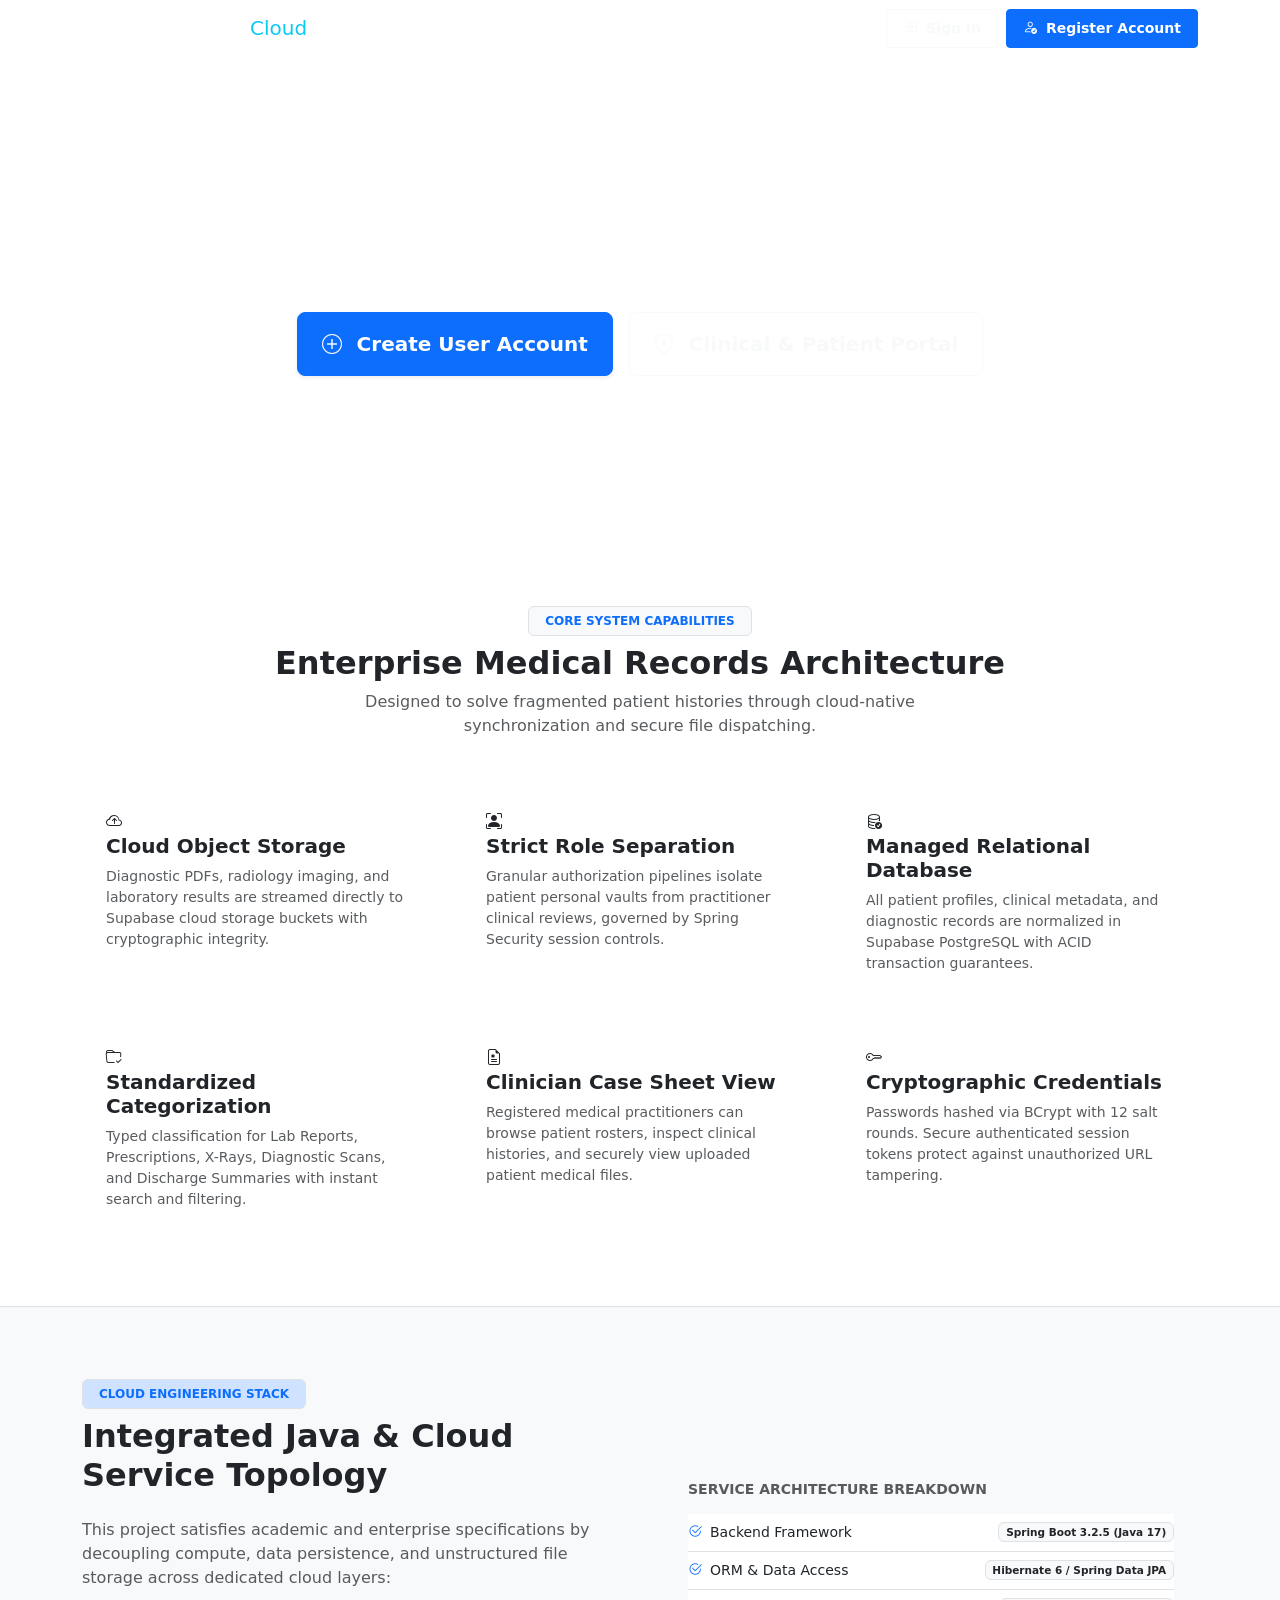
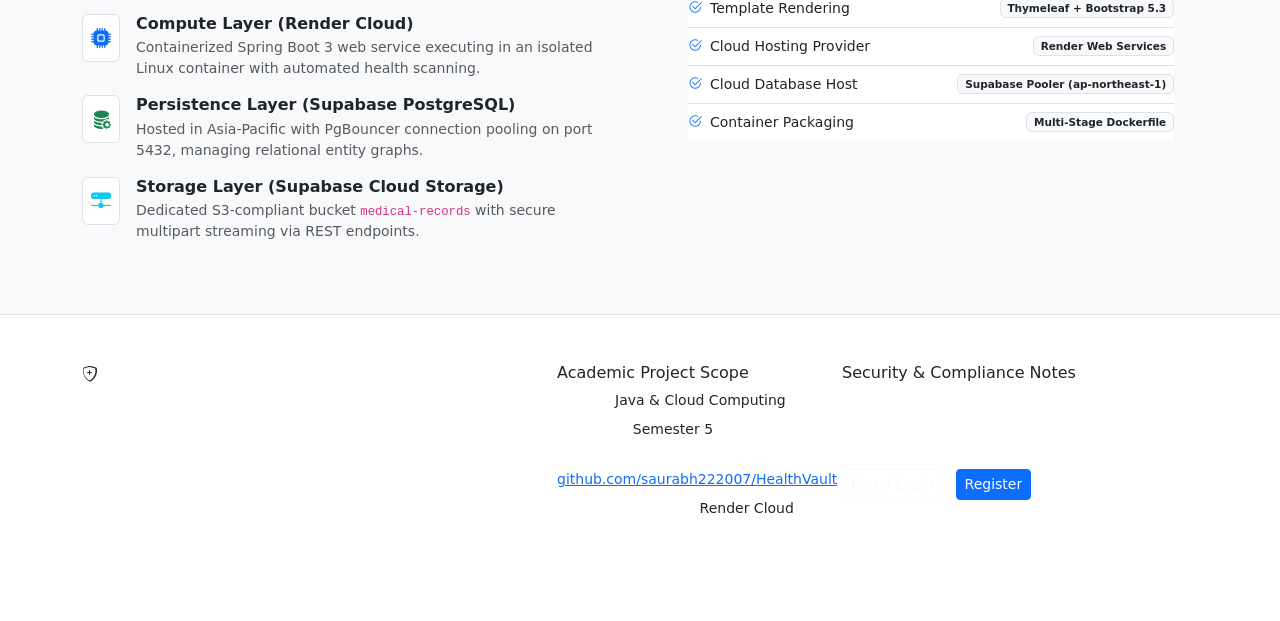
<file: src/main/resources/templates/index.html>
<!DOCTYPE html>
<html lang="en">
<head>
    <meta charset="UTF-8">
    <meta name="viewport" content="width=device-width, initial-scale=1.0">
    <title>HealthVault Cloud | Electronic Health Records & Cloud Repository</title>
    <link href="https://cdn.jsdelivr.net/npm/bootstrap@5.3.0/dist/css/bootstrap.min.css" rel="stylesheet">
    <link href="https://cdn.jsdelivr.net/npm/bootstrap-icons@1.11.3/font/bootstrap-icons.css" rel="stylesheet">
    <link rel="stylesheet" th:href="@{/css/style.css}">
</head>
<body>

<!-- Navigation Bar -->
<nav class="navbar navbar-expand-lg navbar-dark navbar-custom fixed-top">
    <div class="container">
        <a class="navbar-brand d-flex align-items-center gap-2 fw-bold" href="/">
            <span class="navbar-brand-icon"><i class="bi bi-shield-plus"></i></span>
            <span>HealthVault <span class="text-info fw-normal">Cloud</span></span>
        </a>
        <button class="navbar-toggler border-0" type="button" data-bs-toggle="collapse" data-bs-target="#navContent">
            <span class="navbar-toggler-icon"></span>
        </button>
        <div class="collapse navbar-collapse" id="navContent">
            <ul class="navbar-nav ms-auto align-items-lg-center gap-2">
                <li class="nav-item">
                    <a class="nav-link text-white-50 px-3" href="#features">Architecture</a>
                </li>
                <li class="nav-item">
                    <a class="nav-link text-white-50 px-3" href="#tech-specs">Technology</a>
                </li>
                <li class="nav-item">
                    <a class="nav-link text-white-50 px-3" href="#security">Security</a>
                </li>
                <li class="nav-item ms-lg-2">
                    <a href="/login" class="btn btn-outline-light btn-sm px-3 py-2 fw-semibold">
                        <i class="bi bi-box-arrow-in-right me-1"></i> Sign In
                    </a>
                </li>
                <li class="nav-item">
                    <a href="/register" class="btn btn-primary btn-sm px-3 py-2 fw-semibold">
                        <i class="bi bi-person-check me-1"></i> Register Account
                    </a>
                </li>
            </ul>
        </div>
    </div>
</nav>

<!-- Hero Section -->
<header class="hero-wrapper text-white">
    <div class="container position-relative">
        <div class="row justify-content-center text-center">
            <div class="col-lg-9">
                <div class="hero-pill">
                    <i class="bi bi-clouds-fill"></i>
                    <span>Cloud Computing & Java Enterprise Integration</span>
                </div>
                <h1 class="hero-title mb-4">
                    Secure Patient Health Records,<br>
                    <span>Engineered for Cloud Scale</span>
                </h1>
                <p class="lead text-white-50 mb-5 mx-auto" style="max-width: 740px;">
                    HealthVault Cloud provides centralized, encrypted storage for diagnostic reports, prescriptions,
                    and clinical imaging. Built on Spring Boot 3, PostgreSQL, and Cloud Object Storage to enforce
                    strict role-based medical data governance.
                </p>
                <div class="d-flex flex-wrap justify-content-center gap-3">
                    <a href="/register" class="btn btn-primary btn-lg px-4 py-3 fw-bold shadow-sm">
                        <i class="bi bi-plus-circle me-2"></i> Create User Account
                    </a>
                    <a href="/login" class="btn btn-outline-light btn-lg px-4 py-3 fw-semibold">
                        <i class="bi bi-shield-lock me-2"></i> Clinical & Patient Portal
                    </a>
                </div>

                <!-- Live Status Metrics -->
                <div class="row g-3 justify-content-center mt-5 pt-4 border-top border-white border-opacity-10 text-start">
                    <div class="col-md-3 col-6">
                        <div class="small text-white-50">Cloud Runtime</div>
                        <div class="fw-bold text-white fs-6">Render Container / Java 17</div>
                    </div>
                    <div class="col-md-3 col-6">
                        <div class="small text-white-50">Primary Database</div>
                        <div class="fw-bold text-white fs-6">PostgreSQL 15 (Supabase)</div>
                    </div>
                    <div class="col-md-3 col-6">
                        <div class="small text-white-50">Object Repository</div>
                        <div class="fw-bold text-white fs-6">S3-Compatible Cloud Storage</div>
                    </div>
                    <div class="col-md-3 col-6">
                        <div class="small text-white-50">Access Governance</div>
                        <div class="fw-bold text-white fs-6">Spring Security & RBAC</div>
                    </div>
                </div>
            </div>
        </div>
    </div>
</header>

<!-- System Features Grid -->
<section id="features" class="py-5 bg-white">
    <div class="container py-4">
        <div class="text-center mb-5">
            <span class="badge bg-light text-primary border px-3 py-2 text-uppercase fw-semibold mb-2">Core System Capabilities</span>
            <h2 class="fw-bold text-dark">Enterprise Medical Records Architecture</h2>
            <p class="text-muted mx-auto" style="max-width: 620px;">
                Designed to solve fragmented patient histories through cloud-native synchronization and secure file dispatching.
            </p>
        </div>

        <div class="row g-4">
            <div class="col-md-4">
                <div class="surface-card p-4 h-100">
                    <div class="feature-icon-box feature-icon-blue">
                        <i class="bi bi-cloud-arrow-up"></i>
                    </div>
                    <h5 class="fw-bold mb-2">Cloud Object Storage</h5>
                    <p class="text-muted small mb-0">
                        Diagnostic PDFs, radiology imaging, and laboratory results are streamed directly to Supabase cloud storage buckets with cryptographic integrity.
                    </p>
                </div>
            </div>

            <div class="col-md-4">
                <div class="surface-card p-4 h-100">
                    <div class="feature-icon-box feature-icon-teal">
                        <i class="bi bi-person-bounding-box"></i>
                    </div>
                    <h5 class="fw-bold mb-2">Strict Role Separation</h5>
                    <p class="text-muted small mb-0">
                        Granular authorization pipelines isolate patient personal vaults from practitioner clinical reviews, governed by Spring Security session controls.
                    </p>
                </div>
            </div>

            <div class="col-md-4">
                <div class="surface-card p-4 h-100">
                    <div class="feature-icon-box feature-icon-indigo">
                        <i class="bi bi-database-check"></i>
                    </div>
                    <h5 class="fw-bold mb-2">Managed Relational Database</h5>
                    <p class="text-muted small mb-0">
                        All patient profiles, clinical metadata, and diagnostic records are normalized in Supabase PostgreSQL with ACID transaction guarantees.
                    </p>
                </div>
            </div>

            <div class="col-md-4">
                <div class="surface-card p-4 h-100">
                    <div class="feature-icon-box feature-icon-purple">
                        <i class="bi bi-folder-check"></i>
                    </div>
                    <h5 class="fw-bold mb-2">Standardized Categorization</h5>
                    <p class="text-muted small mb-0">
                        Typed classification for Lab Reports, Prescriptions, X-Rays, Diagnostic Scans, and Discharge Summaries with instant search and filtering.
                    </p>
                </div>
            </div>

            <div class="col-md-4">
                <div class="surface-card p-4 h-100">
                    <div class="feature-icon-box feature-icon-emerald">
                        <i class="bi bi-file-earmark-medical"></i>
                    </div>
                    <h5 class="fw-bold mb-2">Clinician Case Sheet View</h5>
                    <p class="text-muted small mb-0">
                        Registered medical practitioners can browse patient rosters, inspect clinical histories, and securely view uploaded patient medical files.
                    </p>
                </div>
            </div>

            <div class="col-md-4">
                <div class="surface-card p-4 h-100">
                    <div class="feature-icon-box feature-icon-amber">
                        <i class="bi bi-key"></i>
                    </div>
                    <h5 class="fw-bold mb-2">Cryptographic Credentials</h5>
                    <p class="text-muted small mb-0">
                        Passwords hashed via BCrypt with 12 salt rounds. Secure authenticated session tokens protect against unauthorized URL tampering.
                    </p>
                </div>
            </div>
        </div>
    </div>
</section>

<!-- Technology Architecture Section -->
<section id="tech-specs" class="py-5 bg-light border-top border-bottom">
    <div class="container py-4">
        <div class="row align-items-center g-5">
            <div class="col-lg-6">
                <span class="badge bg-primary-subtle text-primary border px-3 py-2 text-uppercase fw-semibold mb-2">Cloud Engineering Stack</span>
                <h2 class="fw-bold text-dark mb-4">Integrated Java & Cloud Service Topology</h2>
                <p class="text-muted">
                    This project satisfies academic and enterprise specifications by decoupling compute, data persistence, and unstructured file storage across dedicated cloud layers:
                </p>
                <div class="d-flex flex-column gap-3 mt-4">
                    <div class="d-flex align-items-start gap-3">
                        <div class="p-2 bg-white rounded border text-primary"><i class="bi bi-cpu-fill fs-5"></i></div>
                        <div>
                            <h6 class="fw-bold mb-1">Compute Layer (Render Cloud)</h6>
                            <p class="text-muted small mb-0">Containerized Spring Boot 3 web service executing in an isolated Linux container with automated health scanning.</p>
                        </div>
                    </div>
                    <div class="d-flex align-items-start gap-3">
                        <div class="p-2 bg-white rounded border text-success"><i class="bi bi-database-fill-gear fs-5"></i></div>
                        <div>
                            <h6 class="fw-bold mb-1">Persistence Layer (Supabase PostgreSQL)</h6>
                            <p class="text-muted small mb-0">Hosted in Asia-Pacific with PgBouncer connection pooling on port 5432, managing relational entity graphs.</p>
                        </div>
                    </div>
                    <div class="d-flex align-items-start gap-3">
                        <div class="p-2 bg-white rounded border text-info"><i class="bi bi-hdd-network-fill fs-5"></i></div>
                        <div>
                            <h6 class="fw-bold mb-1">Storage Layer (Supabase Cloud Storage)</h6>
                            <p class="text-muted small mb-0">Dedicated S3-compliant bucket <code>medical-records</code> with secure multipart streaming via REST endpoints.</p>
                        </div>
                    </div>
                </div>
            </div>
            <div class="col-lg-6">
                <div class="surface-card p-4">
                    <h6 class="fw-bold text-uppercase text-muted small mb-3">Service Architecture Breakdown</h6>
                    <ul class="list-group list-group-flush small">
                        <li class="list-group-item d-flex justify-content-between align-items-center px-0">
                            <span><i class="bi bi-check2-circle text-primary me-2"></i>Backend Framework</span>
                            <span class="badge bg-light text-dark border">Spring Boot 3.2.5 (Java 17)</span>
                        </li>
                        <li class="list-group-item d-flex justify-content-between align-items-center px-0">
                            <span><i class="bi bi-check2-circle text-primary me-2"></i>ORM & Data Access</span>
                            <span class="badge bg-light text-dark border">Hibernate 6 / Spring Data JPA</span>
                        </li>
                        <li class="list-group-item d-flex justify-content-between align-items-center px-0">
                            <span><i class="bi bi-check2-circle text-primary me-2"></i>Template Rendering</span>
                            <span class="badge bg-light text-dark border">Thymeleaf + Bootstrap 5.3</span>
                        </li>
                        <li class="list-group-item d-flex justify-content-between align-items-center px-0">
                            <span><i class="bi bi-check2-circle text-primary me-2"></i>Cloud Hosting Provider</span>
                            <span class="badge bg-light text-dark border">Render Web Services</span>
                        </li>
                        <li class="list-group-item d-flex justify-content-between align-items-center px-0">
                            <span><i class="bi bi-check2-circle text-primary me-2"></i>Cloud Database Host</span>
                            <span class="badge bg-light text-dark border">Supabase Pooler (ap-northeast-1)</span>
                        </li>
                        <li class="list-group-item d-flex justify-content-between align-items-center px-0">
                            <span><i class="bi bi-check2-circle text-primary me-2"></i>Container Packaging</span>
                            <span class="badge bg-light text-dark border">Multi-Stage Dockerfile</span>
                        </li>
                    </ul>
                </div>
            </div>
        </div>
    </div>
</section>

<!-- Footer -->
<footer class="site-footer pt-5 pb-4">
    <div class="container">
        <div class="row g-4 mb-4">
            <div class="col-lg-5">
                <div class="d-flex align-items-center gap-2 mb-3">
                    <span class="navbar-brand-icon"><i class="bi bi-shield-plus"></i></span>
                    <h5 class="text-white mb-0 fw-bold">HealthVault Cloud</h5>
                </div>
                <p class="text-white-50 small pe-lg-4">
                    Integrated Academic Engineering Project demonstrating full-stack Java Programming and Cloud Computing architectural principles.
                </p>
                <div class="d-flex align-items-center text-white-50 small mt-3">
                    <span class="status-indicator-live"></span>
                    <span>Cloud Services Status: All Systems Operational</span>
                </div>
            </div>
            <div class="col-lg-3 col-6">
                <h6>Academic Project Scope</h6>
                <ul class="list-unstyled small d-flex flex-column gap-2">
                    <li><span class="text-white-50">Course:</span> Java & Cloud Computing</li>
                    <li><span class="text-white-50">Semester:</span> Semester 5</li>
                    <li><span class="text-white-50">Repository:</span> <a href="https://github.com/saurabh222007/HealthVault" target="_blank">github.com/saurabh222007/HealthVault</a></li>
                    <li><span class="text-white-50">Target Deployment:</span> Render Cloud</li>
                </ul>
            </div>
            <div class="col-lg-4 col-6">
                <h6>Security & Compliance Notes</h6>
                <p class="text-white-50 small">
                    Engineered with TLS in-transit encryption, BCrypt password hashing, parameter validation, and secure cloud storage bucket access controls.
                </p>
                <div class="mt-2">
                    <a href="/login" class="btn btn-outline-light btn-sm me-2">Portal Login</a>
                    <a href="/register" class="btn btn-primary btn-sm">Register</a>
                </div>
            </div>
        </div>
        <div class="border-top border-white border-opacity-10 pt-3 text-center small text-white-50">
            &copy; 2026 HealthVault Cloud. Developed and Deployed by Saurabh (saurabh222007). All rights reserved.
        </div>
    </div>
</footer>

<script src="https://cdn.jsdelivr.net/npm/bootstrap@5.3.0/dist/js/bootstrap.bundle.min.js"></script>
</body>
</html>
</file>
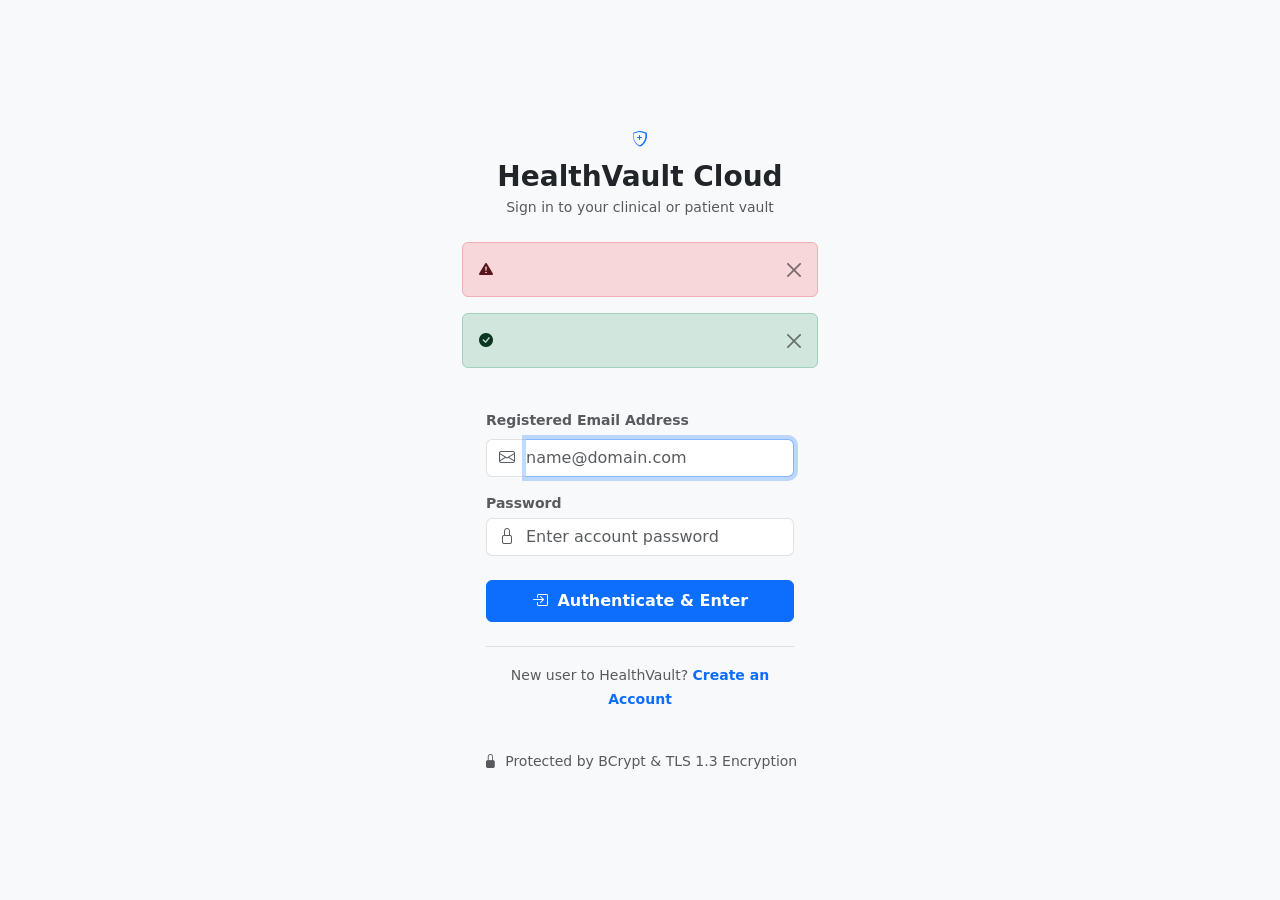
<file: src/main/resources/templates/login.html>
<!DOCTYPE html>
<html lang="en" xmlns:th="http://www.thymeleaf.org">
<head>
    <meta charset="UTF-8">
    <meta name="viewport" content="width=device-width, initial-scale=1.0">
    <title>Sign In | HealthVault Cloud Portal</title>
    <link href="https://cdn.jsdelivr.net/npm/bootstrap@5.3.0/dist/css/bootstrap.min.css" rel="stylesheet">
    <link href="https://cdn.jsdelivr.net/npm/bootstrap-icons@1.11.3/font/bootstrap-icons.css" rel="stylesheet">
    <link rel="stylesheet" th:href="@{/css/style.css}">
</head>
<body class="bg-light d-flex align-items-center min-vh-100 py-5">

<div class="container">
    <div class="row justify-content-center">
        <div class="col-md-5 col-lg-4">

            <!-- Brand Header -->
            <div class="text-center mb-4">
                <a href="/" class="text-decoration-none">
                    <span class="navbar-brand-icon mb-2"><i class="bi bi-shield-plus"></i></span>
                    <h3 class="fw-bold text-dark mt-2 mb-1">HealthVault Cloud</h3>
                </a>
                <p class="text-muted small">Sign in to your clinical or patient vault</p>
            </div>

            <!-- Alerts -->
            <div th:if="${errorMsg}" class="alert alert-danger alert-dismissible fade show small" role="alert">
                <i class="bi bi-exclamation-triangle-fill me-2"></i>
                <span th:text="${errorMsg}"></span>
                <button type="button" class="btn-close" data-bs-dismiss="alert"></button>
            </div>
            <div th:if="${successMsg}" class="alert alert-success alert-dismissible fade show small" role="alert">
                <i class="bi bi-check-circle-fill me-2"></i>
                <span th:text="${successMsg}"></span>
                <button type="button" class="btn-close" data-bs-dismiss="alert"></button>
            </div>

            <!-- Card -->
            <div class="surface-card p-4">
                <form th:action="@{/login}" method="post">
                    <div class="mb-3">
                        <label class="form-label small fw-semibold text-muted">Registered Email Address</label>
                        <div class="input-group">
                            <span class="input-group-text bg-white border-end-0 text-muted"><i class="bi bi-envelope"></i></span>
                            <input type="email" name="email" class="form-control border-start-0 ps-0"
                                   placeholder="name@domain.com" required autofocus>
                        </div>
                    </div>
                    <div class="mb-4">
                        <div class="d-flex justify-content-between align-items-center mb-1">
                            <label class="form-label small fw-semibold text-muted mb-0">Password</label>
                        </div>
                        <div class="input-group">
                            <span class="input-group-text bg-white border-end-0 text-muted"><i class="bi bi-lock"></i></span>
                            <input type="password" name="password" class="form-control border-start-0 ps-0"
                                   placeholder="Enter account password" required>
                        </div>
                    </div>
                    <button type="submit" class="btn btn-primary w-100 py-2 fw-semibold">
                        <i class="bi bi-box-arrow-in-right me-1"></i> Authenticate & Enter
                    </button>
                </form>

                <div class="border-top pt-3 mt-4 text-center">
                    <small class="text-muted">
                        New user to HealthVault?
                        <a href="/register" class="text-primary fw-semibold text-decoration-none">Create an Account</a>
                    </small>
                </div>
            </div>

            <div class="text-center mt-3 text-muted small">
                <i class="bi bi-lock-fill me-1"></i> Protected by BCrypt & TLS 1.3 Encryption
            </div>
        </div>
    </div>
</div>

<script src="https://cdn.jsdelivr.net/npm/bootstrap@5.3.0/dist/js/bootstrap.bundle.min.js"></script>
</body>
</html>
</file>
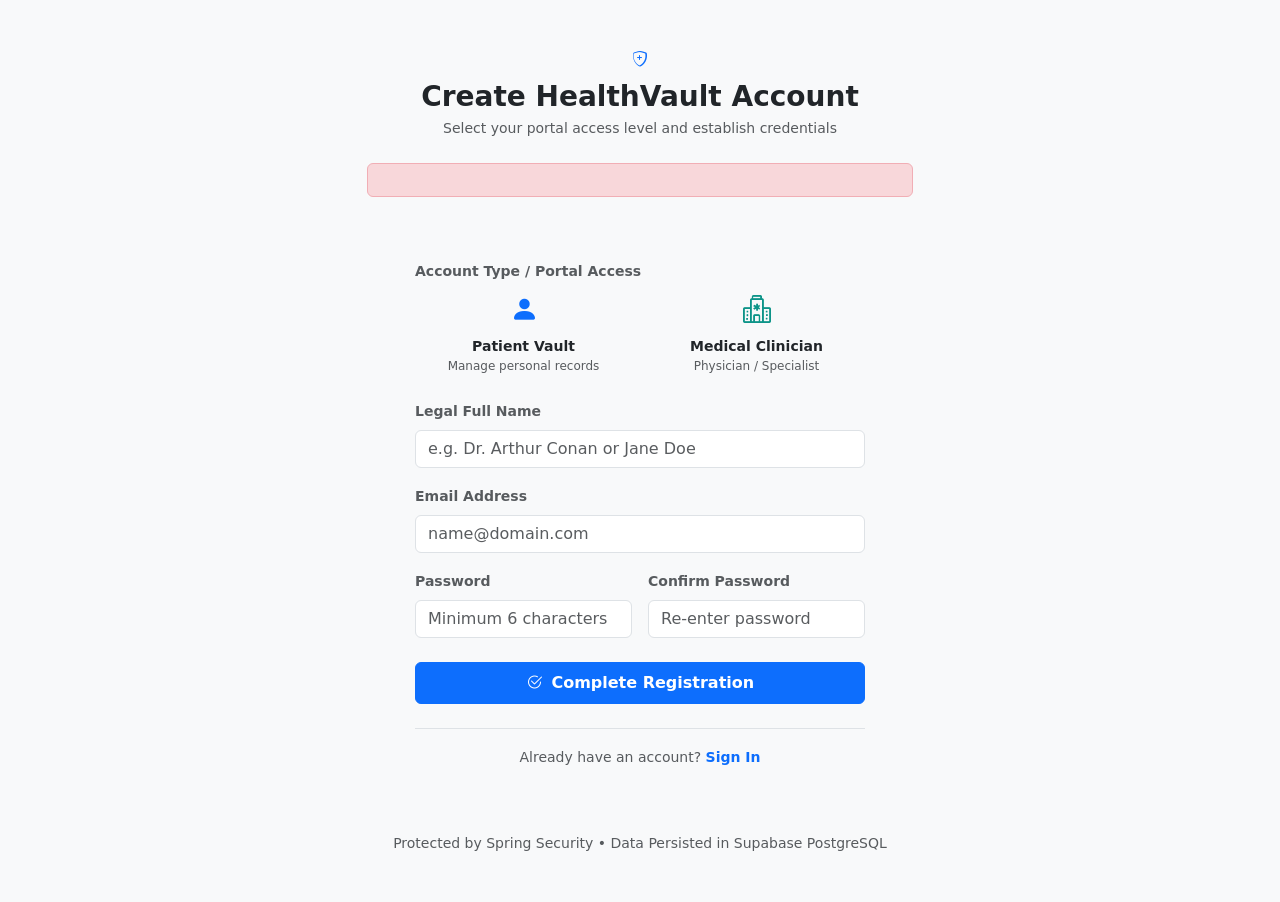
<file: src/main/resources/templates/register.html>
<!DOCTYPE html>
<html lang="en" xmlns:th="http://www.thymeleaf.org">
<head>
    <meta charset="UTF-8">
    <meta name="viewport" content="width=device-width, initial-scale=1.0">
    <title>Register Account | HealthVault Cloud</title>
    <link href="https://cdn.jsdelivr.net/npm/bootstrap@5.3.0/dist/css/bootstrap.min.css" rel="stylesheet">
    <link href="https://cdn.jsdelivr.net/npm/bootstrap-icons@1.11.3/font/bootstrap-icons.css" rel="stylesheet">
    <link rel="stylesheet" th:href="@{/css/style.css}">
</head>
<body class="bg-light d-flex align-items-center min-vh-100 py-5">

<div class="container">
    <div class="row justify-content-center">
        <div class="col-md-7 col-lg-6">

            <!-- Brand Header -->
            <div class="text-center mb-4">
                <a href="/" class="text-decoration-none">
                    <span class="navbar-brand-icon mb-2"><i class="bi bi-shield-plus"></i></span>
                    <h3 class="fw-bold text-dark mt-2 mb-1">Create HealthVault Account</h3>
                </a>
                <p class="text-muted small">Select your portal access level and establish credentials</p>
            </div>

            <!-- Alerts -->
            <div th:if="${errorMsg}" class="alert alert-danger small" th:text="${errorMsg}"></div>

            <!-- Card -->
            <div class="surface-card p-4 p-md-5">
                <form th:action="@{/register}" th:object="${registerRequest}" method="post">

                    <!-- Role Selection Cards -->
                    <label class="form-label small fw-semibold text-muted d-block mb-2">Account Type / Portal Access</label>
                    <div class="row g-3 mb-4">
                        <div class="col-6">
                            <input class="d-none role-select-input" type="radio"
                                   th:field="*{role}" value="PATIENT" id="rolePatient">
                            <label class="role-select-card h-100 d-block text-center" for="rolePatient">
                                <i class="bi bi-person-fill text-primary fs-3 d-block mb-1"></i>
                                <span class="fw-bold d-block small">Patient Vault</span>
                                <span class="text-muted small d-block" style="font-size: 0.75rem;">Manage personal records</span>
                            </label>
                        </div>
                        <div class="col-6">
                            <input class="d-none role-select-input" type="radio"
                                   th:field="*{role}" value="DOCTOR" id="roleDoctor">
                            <label class="role-select-card h-100 d-block text-center" for="roleDoctor">
                                <i class="bi bi-hospital text-teal fs-3 d-block mb-1" style="color: #0d9488;"></i>
                                <span class="fw-bold d-block small">Medical Clinician</span>
                                <span class="text-muted small d-block" style="font-size: 0.75rem;">Physician / Specialist</span>
                            </label>
                        </div>
                    </div>
                    <div class="text-danger small mb-3" th:errors="*{role}"></div>

                    <div class="mb-3">
                        <label class="form-label small fw-semibold text-muted">Legal Full Name</label>
                        <input type="text" th:field="*{fullName}" class="form-control"
                               th:classappend="${#fields.hasErrors('fullName')} ? 'is-invalid'"
                               placeholder="e.g. Dr. Arthur Conan or Jane Doe">
                        <div class="invalid-feedback" th:errors="*{fullName}"></div>
                    </div>

                    <div class="mb-3">
                        <label class="form-label small fw-semibold text-muted">Email Address</label>
                        <input type="email" th:field="*{email}" class="form-control"
                               th:classappend="${#fields.hasErrors('email')} ? 'is-invalid'"
                               placeholder="name@domain.com">
                        <div class="invalid-feedback" th:errors="*{email}"></div>
                    </div>

                    <div class="row g-3 mb-4">
                        <div class="col-md-6">
                            <label class="form-label small fw-semibold text-muted">Password</label>
                            <input type="password" th:field="*{password}" class="form-control"
                                   th:classappend="${#fields.hasErrors('password')} ? 'is-invalid'"
                                   placeholder="Minimum 6 characters">
                            <div class="invalid-feedback" th:errors="*{password}"></div>
                        </div>
                        <div class="col-md-6">
                            <label class="form-label small fw-semibold text-muted">Confirm Password</label>
                            <input type="password" th:field="*{confirmPassword}" class="form-control"
                                   placeholder="Re-enter password">
                        </div>
                    </div>

                    <button type="submit" class="btn btn-primary w-100 py-2 fw-semibold">
                        <i class="bi bi-check2-circle me-1"></i> Complete Registration
                    </button>
                </form>

                <div class="border-top pt-3 mt-4 text-center">
                    <small class="text-muted">
                        Already have an account?
                        <a href="/login" class="text-primary fw-semibold text-decoration-none">Sign In</a>
                    </small>
                </div>
            </div>

            <div class="text-center mt-3 text-muted small">
                Protected by Spring Security • Data Persisted in Supabase PostgreSQL
            </div>
        </div>
    </div>
</div>

<script src="https://cdn.jsdelivr.net/npm/bootstrap@5.3.0/dist/js/bootstrap.bundle.min.js"></script>
</body>
</html>
</file>
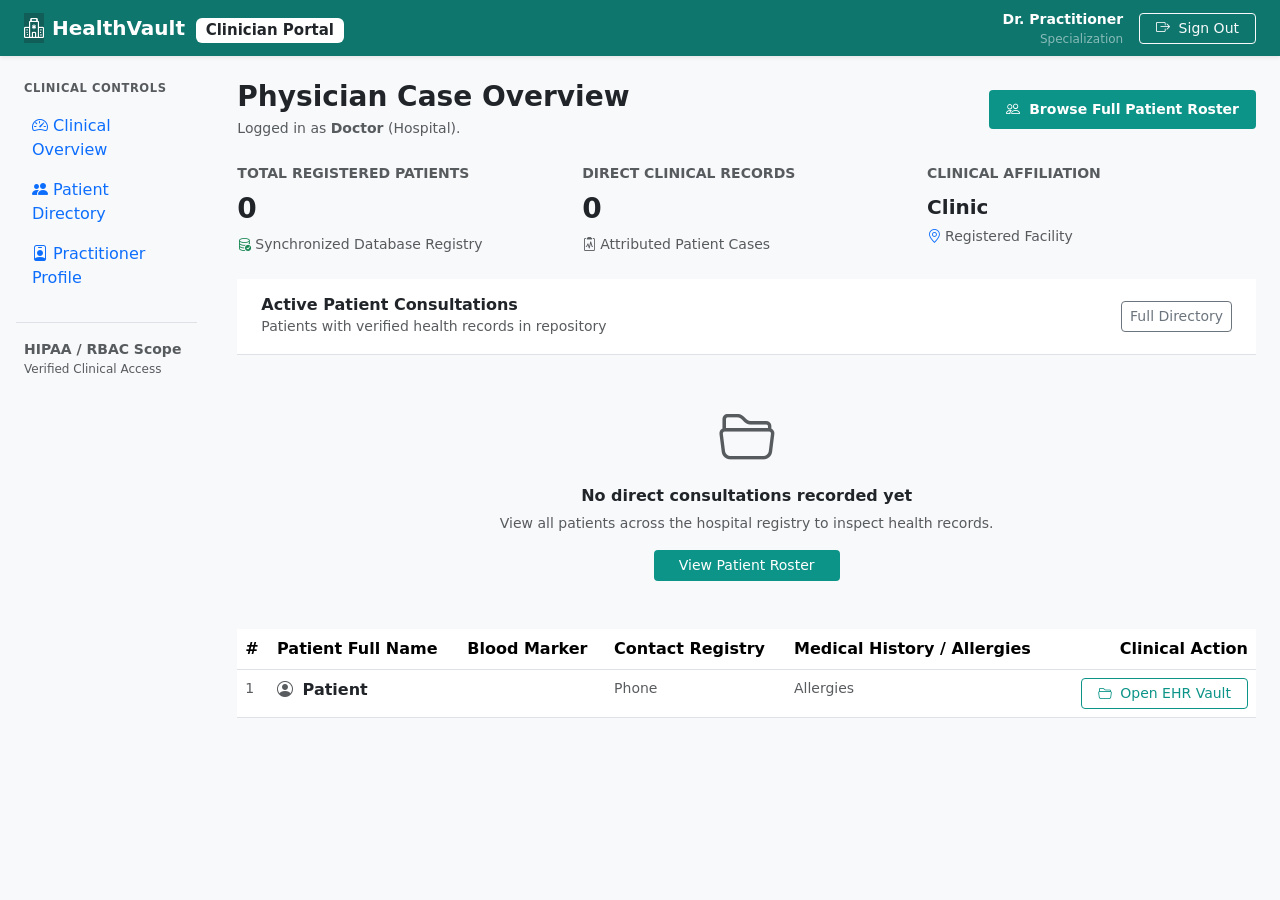
<file: src/main/resources/templates/doctor/dashboard.html>
<!DOCTYPE html>
<html lang="en" xmlns:th="http://www.thymeleaf.org">
<head>
    <meta charset="UTF-8">
    <meta name="viewport" content="width=device-width, initial-scale=1.0">
    <title>Doctor Portal | HealthVault Cloud</title>
    <link href="https://cdn.jsdelivr.net/npm/bootstrap@5.3.0/dist/css/bootstrap.min.css" rel="stylesheet">
    <link href="https://cdn.jsdelivr.net/npm/bootstrap-icons@1.11.3/font/bootstrap-icons.css" rel="stylesheet">
    <link rel="stylesheet" th:href="@{/css/style.css}">
</head>
<body class="bg-light">

<!-- Top Navigation -->
<nav class="navbar navbar-expand-lg navbar-dark shadow-sm sticky-top" style="background: #0f766e;">
    <div class="container-fluid px-4">
        <a class="navbar-brand d-flex align-items-center gap-2 fw-bold" href="/doctor/dashboard">
            <span class="navbar-brand-icon" style="background: #115e59;"><i class="bi bi-hospital"></i></span>
            <span>HealthVault <span class="badge bg-white text-dark ms-1 small">Clinician Portal</span></span>
        </a>
        <div class="ms-auto d-flex align-items-center gap-3">
            <div class="d-none d-md-block text-end">
                <div class="fw-semibold text-white small" th:text="${doctor.user.fullName}">Dr. Practitioner</div>
                <div class="text-white-50" style="font-size: 0.75rem;" th:text="${doctor.specialization != null ? doctor.specialization : 'General Practitioner'}">Specialization</div>
            </div>
            <a href="/logout" class="btn btn-outline-light btn-sm px-3">
                <i class="bi bi-box-arrow-right me-1"></i> Sign Out
            </a>
        </div>
    </div>
</nav>

<div class="container-fluid">
    <div class="row">

        <!-- Sidebar -->
        <nav class="col-md-3 col-lg-2 d-none d-md-block app-sidebar app-sidebar-doctor py-4 px-3">
            <div class="text-uppercase text-muted fw-bold mb-2 ps-2" style="font-size: 0.72rem; letter-spacing: 0.05em;">Clinical Controls</div>
            <ul class="nav flex-column">
                <li class="nav-item">
                    <a class="nav-link active" href="/doctor/dashboard">
                        <i class="bi bi-speedometer2"></i> Clinical Overview
                    </a>
                </li>
                <li class="nav-item">
                    <a class="nav-link" href="/doctor/patients">
                        <i class="bi bi-people-fill"></i> Patient Directory
                    </a>
                </li>
                <li class="nav-item">
                    <a class="nav-link" href="/doctor/profile">
                        <i class="bi bi-person-badge"></i> Practitioner Profile
                    </a>
                </li>
            </ul>

            <div class="border-top pt-3 mt-4 ps-2">
                <div class="small text-muted fw-semibold">HIPAA / RBAC Scope</div>
                <div class="small text-muted" style="font-size: 0.75rem;">Verified Clinical Access</div>
            </div>
        </nav>

        <!-- Main Workspace -->
        <main class="col-md-9 ms-sm-auto col-lg-10 px-md-4 py-4">

            <!-- Header -->
            <div class="d-flex flex-wrap justify-content-between align-items-center mb-4 gap-3">
                <div>
                    <h3 class="fw-bold mb-1">
                        Physician Case Overview
                    </h3>
                    <p class="text-muted small mb-0">
                        Logged in as <strong th:text="${doctor.user.fullName}">Doctor</strong> (<span th:text="${doctor.hospitalName != null ? doctor.hospitalName : 'Independent Practice'}">Hospital</span>).
                    </p>
                </div>
                <a href="/doctor/patients" class="btn btn-teal text-white btn-sm px-3 py-2 fw-semibold" style="background: #0d9488;">
                    <i class="bi bi-people me-1"></i> Browse Full Patient Roster
                </a>
            </div>

            <!-- Stats -->
            <div class="row g-3 mb-4">
                <div class="col-md-4 col-12">
                    <div class="stat-card-pro doctor">
                        <div class="text-muted small fw-semibold text-uppercase">Total Registered Patients</div>
                        <div class="fs-3 fw-bold text-dark mt-1" th:text="${totalPatients}">0</div>
                        <div class="small text-muted mt-1"><i class="bi bi-database-check text-success me-1"></i>Synchronized Database Registry</div>
                    </div>
                </div>
                <div class="col-md-4 col-12">
                    <div class="stat-card-pro doctor">
                        <div class="text-muted small fw-semibold text-uppercase">Direct Clinical Records</div>
                        <div class="fs-3 fw-bold text-dark mt-1" th:text="${myPatients.size()}">0</div>
                        <div class="small text-muted mt-1"><i class="bi bi-clipboard2-pulse text-teal me-1"></i>Attributed Patient Cases</div>
                    </div>
                </div>
                <div class="col-md-4 col-12">
                    <div class="stat-card-pro doctor">
                        <div class="text-muted small fw-semibold text-uppercase">Clinical Affiliation</div>
                        <div class="fs-5 fw-bold text-dark mt-2 text-truncate" th:text="${doctor.hospitalName != null && !doctor.hospitalName.empty ? doctor.hospitalName : 'Unassigned Hospital'}">Clinic</div>
                        <div class="small text-muted mt-1"><i class="bi bi-geo-alt text-primary me-1"></i>Registered Facility</div>
                    </div>
                </div>
            </div>

            <!-- Patient Records Table -->
            <div class="surface-card">
                <div class="card-header bg-white border-bottom px-4 py-3 d-flex justify-content-between align-items-center">
                    <div>
                        <h6 class="fw-bold mb-0">Active Patient Consultations</h6>
                        <small class="text-muted">Patients with verified health records in repository</small>
                    </div>
                    <a href="/doctor/patients" class="btn btn-outline-secondary btn-sm">Full Directory</a>
                </div>
                <div class="p-0">
                    <div th:if="${myPatients.empty}" class="text-center py-5">
                        <i class="bi bi-folder2-open text-muted display-4 d-block mb-3"></i>
                        <h6 class="fw-bold text-dark">No direct consultations recorded yet</h6>
                        <p class="text-muted small mb-3">View all patients across the hospital registry to inspect health records.</p>
                        <a href="/doctor/patients" class="btn btn-teal text-white btn-sm px-4" style="background: #0d9488;">View Patient Roster</a>
                    </div>
                    <div th:if="${!myPatients.empty}" class="table-responsive">
                        <table class="table custom-table mb-0">
                            <thead>
                                <tr>
                                    <th>#</th>
                                    <th>Patient Full Name</th>
                                    <th>Blood Marker</th>
                                    <th>Contact Registry</th>
                                    <th>Medical History / Allergies</th>
                                    <th class="text-end">Clinical Action</th>
                                </tr>
                            </thead>
                            <tbody>
                                <tr th:each="p, stat : ${myPatients}">
                                    <td class="text-muted small" th:text="${stat.index + 1}">1</td>
                                    <td class="fw-semibold text-dark">
                                        <i class="bi bi-person-circle text-muted me-1"></i>
                                        <span th:text="${p.user.fullName}">Patient</span>
                                    </td>
                                    <td>
                                        <span class="badge badge-soft-danger" th:text="${p.bloodGroup != null && !p.bloodGroup.empty ? p.bloodGroup : 'N/A'}">O+</span>
                                    </td>
                                    <td class="text-muted small" th:text="${p.phone != null && !p.phone.empty ? p.phone : p.user.email}">Phone</td>
                                    <td class="text-muted small" th:text="${p.allergies != null && !p.allergies.empty ? p.allergies : 'No allergies recorded'}">Allergies</td>
                                    <td class="text-end">
                                        <a th:href="@{'/doctor/patient/' + ${p.id}}" class="btn btn-sm btn-outline-teal px-3" style="border-color: #0d9488; color: #0d9488;">
                                            <i class="bi bi-folder2-open me-1"></i> Open EHR Vault
                                        </a>
                                    </td>
                                </tr>
                            </tbody>
                        </table>
                    </div>
                </div>
            </div>
        </main>
    </div>
</div>

<script src="https://cdn.jsdelivr.net/npm/bootstrap@5.3.0/dist/js/bootstrap.bundle.min.js"></script>
</body>
</html>
</file>
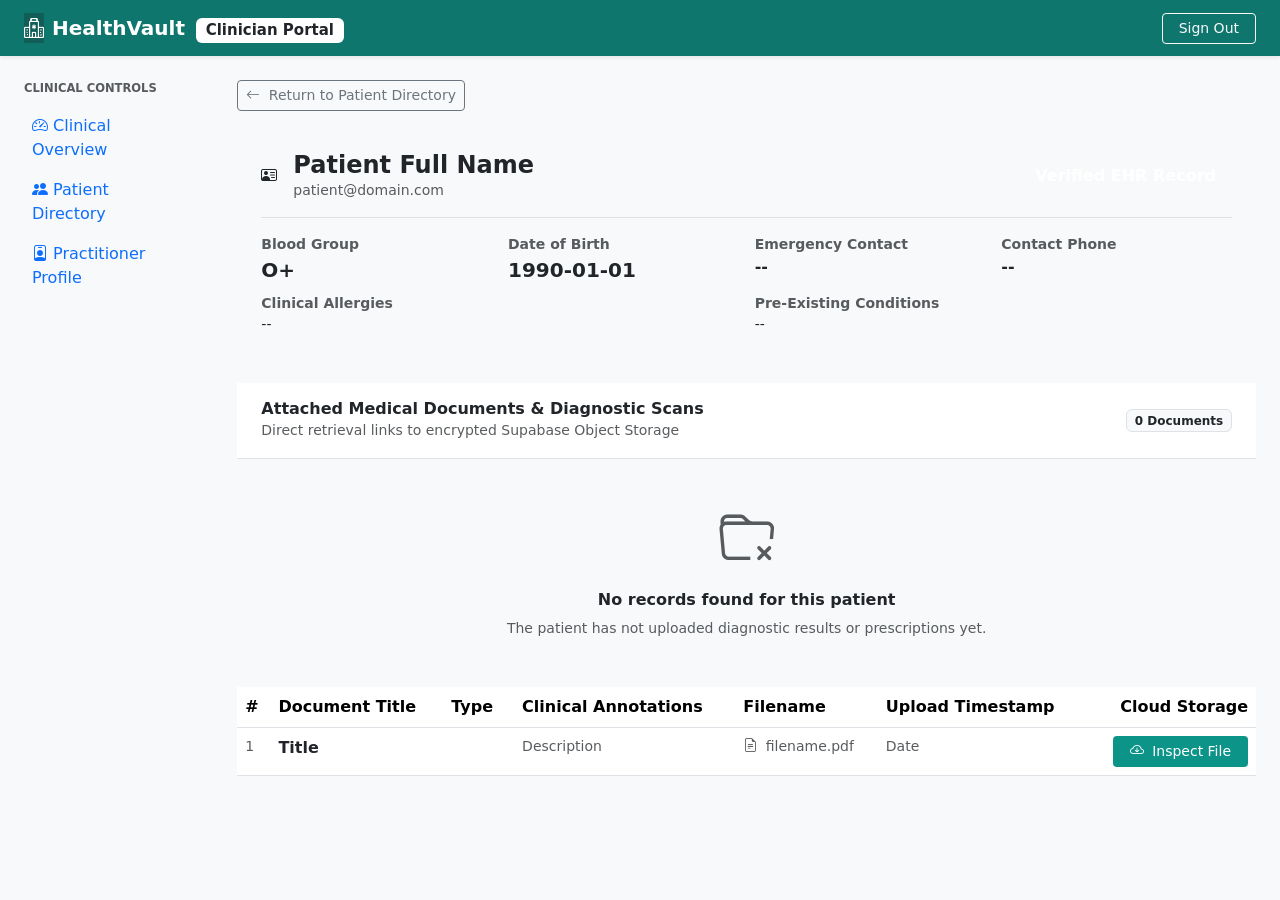
<file: src/main/resources/templates/doctor/patient-detail.html>
<!DOCTYPE html>
<html lang="en" xmlns:th="http://www.thymeleaf.org">
<head>
    <meta charset="UTF-8">
    <meta name="viewport" content="width=device-width, initial-scale=1.0">
    <title>Patient Case Sheet | HealthVault Cloud</title>
    <link href="https://cdn.jsdelivr.net/npm/bootstrap@5.3.0/dist/css/bootstrap.min.css" rel="stylesheet">
    <link href="https://cdn.jsdelivr.net/npm/bootstrap-icons@1.11.3/font/bootstrap-icons.css" rel="stylesheet">
    <link rel="stylesheet" th:href="@{/css/style.css}">
</head>
<body class="bg-light">

<nav class="navbar navbar-expand-lg navbar-dark shadow-sm sticky-top" style="background: #0f766e;">
    <div class="container-fluid px-4">
        <a class="navbar-brand d-flex align-items-center gap-2 fw-bold" href="/doctor/dashboard">
            <span class="navbar-brand-icon" style="background: #115e59;"><i class="bi bi-hospital"></i></span>
            <span>HealthVault <span class="badge bg-white text-dark ms-1 small">Clinician Portal</span></span>
        </a>
        <div class="ms-auto d-flex align-items-center gap-3">
            <span class="text-white small fw-semibold" th:text="${doctor.user.fullName}"></span>
            <a href="/logout" class="btn btn-outline-light btn-sm px-3">Sign Out</a>
        </div>
    </div>
</nav>

<div class="container-fluid">
    <div class="row">
        <nav class="col-md-3 col-lg-2 d-none d-md-block app-sidebar app-sidebar-doctor py-4 px-3">
            <div class="text-uppercase text-muted fw-bold mb-2 ps-2" style="font-size: 0.72rem;">Clinical Controls</div>
            <ul class="nav flex-column">
                <li class="nav-item"><a class="nav-link" href="/doctor/dashboard"><i class="bi bi-speedometer2"></i> Clinical Overview</a></li>
                <li class="nav-item"><a class="nav-link active" href="/doctor/patients"><i class="bi bi-people-fill"></i> Patient Directory</a></li>
                <li class="nav-item"><a class="nav-link" href="/doctor/profile"><i class="bi bi-person-badge"></i> Practitioner Profile</a></li>
            </ul>
        </nav>

        <main class="col-md-9 ms-sm-auto col-lg-10 px-md-4 py-4">
            <div class="mb-3">
                <a href="/doctor/patients" class="btn btn-outline-secondary btn-sm">
                    <i class="bi bi-arrow-left me-1"></i> Return to Patient Directory
                </a>
            </div>

            <!-- Patient Info Banner -->
            <div class="surface-card p-4 mb-4">
                <div class="d-flex flex-wrap justify-content-between align-items-center border-bottom pb-3 mb-3 gap-2">
                    <div class="d-flex align-items-center gap-3">
                        <div class="feature-icon-box feature-icon-teal mb-0">
                            <i class="bi bi-person-vcard"></i>
                        </div>
                        <div>
                            <h4 class="fw-bold mb-0 text-dark" th:text="${patient.user.fullName}">Patient Full Name</h4>
                            <div class="text-muted small" th:text="${patient.user.email}">patient@domain.com</div>
                        </div>
                    </div>
                    <span class="badge badge-soft-primary px-3 py-2 fs-6">
                        Verified EHR Record
                    </span>
                </div>

                <div class="row g-3">
                    <div class="col-md-3 col-6">
                        <div class="small text-muted fw-semibold">Blood Group</div>
                        <div class="fw-bold fs-5 text-dark" th:text="${patient.bloodGroup != null && !patient.bloodGroup.empty ? patient.bloodGroup : 'Unspecified'}">O+</div>
                    </div>
                    <div class="col-md-3 col-6">
                        <div class="small text-muted fw-semibold">Date of Birth</div>
                        <div class="fw-bold fs-5 text-dark" th:text="${patient.dateOfBirth != null && !patient.dateOfBirth.empty ? patient.dateOfBirth : 'Unset'}">1990-01-01</div>
                    </div>
                    <div class="col-md-3 col-6">
                        <div class="small text-muted fw-semibold">Emergency Contact</div>
                        <div class="fw-semibold text-dark" th:text="${patient.emergencyContact != null && !patient.emergencyContact.empty ? patient.emergencyContact : 'None'}">--</div>
                    </div>
                    <div class="col-md-3 col-6">
                        <div class="small text-muted fw-semibold">Contact Phone</div>
                        <div class="fw-semibold text-dark" th:text="${patient.phone != null && !patient.phone.empty ? patient.phone : '--'}">--</div>
                    </div>
                    <div class="col-md-6 col-12 mt-2">
                        <div class="small text-muted fw-semibold">Clinical Allergies</div>
                        <div class="text-dark small" th:text="${patient.allergies != null && !patient.allergies.empty ? patient.allergies : 'No known allergies reported'}">--</div>
                    </div>
                    <div class="col-md-6 col-12 mt-2">
                        <div class="small text-muted fw-semibold">Pre-Existing Conditions</div>
                        <div class="text-dark small" th:text="${patient.existingConditions != null && !patient.existingConditions.empty ? patient.existingConditions : 'No chronic conditions reported'}">--</div>
                    </div>
                </div>
            </div>

            <!-- Stored Documents Table -->
            <div class="surface-card">
                <div class="card-header bg-white border-bottom px-4 py-3 d-flex justify-content-between align-items-center">
                    <div>
                        <h6 class="fw-bold mb-0">Attached Medical Documents & Diagnostic Scans</h6>
                        <small class="text-muted">Direct retrieval links to encrypted Supabase Object Storage</small>
                    </div>
                    <span class="badge bg-light text-dark border" th:text="${records.size()} + ' Documents'">0 Documents</span>
                </div>
                <div class="p-0">
                    <div th:if="${records.empty}" class="text-center py-5">
                        <i class="bi bi-folder-x text-muted display-4 d-block mb-3"></i>
                        <h6 class="fw-bold text-dark">No records found for this patient</h6>
                        <p class="text-muted small mb-0">The patient has not uploaded diagnostic results or prescriptions yet.</p>
                    </div>
                    <div th:if="${!records.empty}" class="table-responsive">
                        <table class="table custom-table mb-0">
                            <thead>
                                <tr>
                                    <th>#</th>
                                    <th>Document Title</th>
                                    <th>Type</th>
                                    <th>Clinical Annotations</th>
                                    <th>Filename</th>
                                    <th>Upload Timestamp</th>
                                    <th class="text-end">Cloud Storage</th>
                                </tr>
                            </thead>
                            <tbody>
                                <tr th:each="record, stat : ${records}">
                                    <td class="text-muted small" th:text="${stat.index + 1}">1</td>
                                    <td class="fw-semibold text-dark" th:text="${record.title}">Title</td>
                                    <td>
                                        <span class="badge badge-soft-primary" th:text="${record.recordType.name().replace('_', ' ')}">Type</span>
                                    </td>
                                    <td class="text-muted small" th:text="${record.description != null && !record.description.empty ? record.description : 'No notes'}">Description</td>
                                    <td class="text-muted small">
                                        <i class="bi bi-file-earmark-text me-1"></i>
                                        <span th:text="${record.fileName}">filename.pdf</span>
                                    </td>
                                    <td class="text-muted small" th:text="${#temporals.format(record.uploadedAt, 'dd MMM yyyy, HH:mm')}">Date</td>
                                    <td class="text-end">
                                        <a th:href="${record.fileUrl}" target="_blank" class="btn btn-sm btn-teal text-white px-3" style="background: #0d9488;">
                                            <i class="bi bi-cloud-arrow-down me-1"></i> Inspect File
                                        </a>
                                    </td>
                                </tr>
                            </tbody>
                        </table>
                    </div>
                </div>
            </div>
        </main>
    </div>
</div>

<script src="https://cdn.jsdelivr.net/npm/bootstrap@5.3.0/dist/js/bootstrap.bundle.min.js"></script>
</body>
</html>
</file>
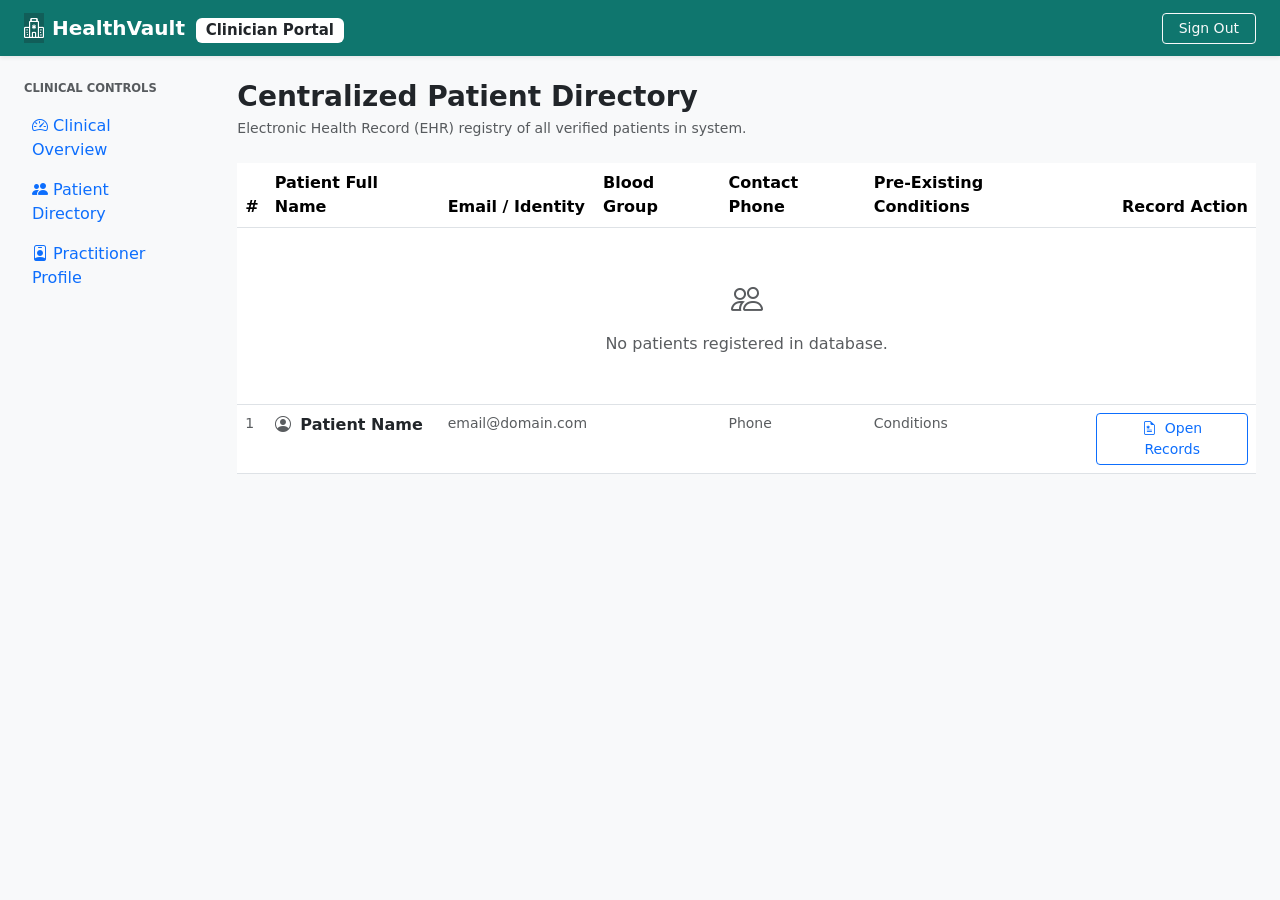
<file: src/main/resources/templates/doctor/patients.html>
<!DOCTYPE html>
<html lang="en" xmlns:th="http://www.thymeleaf.org">
<head>
    <meta charset="UTF-8">
    <meta name="viewport" content="width=device-width, initial-scale=1.0">
    <title>Patient Directory | HealthVault Cloud</title>
    <link href="https://cdn.jsdelivr.net/npm/bootstrap@5.3.0/dist/css/bootstrap.min.css" rel="stylesheet">
    <link href="https://cdn.jsdelivr.net/npm/bootstrap-icons@1.11.3/font/bootstrap-icons.css" rel="stylesheet">
    <link rel="stylesheet" th:href="@{/css/style.css}">
</head>
<body class="bg-light">

<nav class="navbar navbar-expand-lg navbar-dark shadow-sm sticky-top" style="background: #0f766e;">
    <div class="container-fluid px-4">
        <a class="navbar-brand d-flex align-items-center gap-2 fw-bold" href="/doctor/dashboard">
            <span class="navbar-brand-icon" style="background: #115e59;"><i class="bi bi-hospital"></i></span>
            <span>HealthVault <span class="badge bg-white text-dark ms-1 small">Clinician Portal</span></span>
        </a>
        <div class="ms-auto d-flex align-items-center gap-3">
            <span class="text-white small fw-semibold" th:text="${doctor.user.fullName}"></span>
            <a href="/logout" class="btn btn-outline-light btn-sm px-3">Sign Out</a>
        </div>
    </div>
</nav>

<div class="container-fluid">
    <div class="row">
        <nav class="col-md-3 col-lg-2 d-none d-md-block app-sidebar app-sidebar-doctor py-4 px-3">
            <div class="text-uppercase text-muted fw-bold mb-2 ps-2" style="font-size: 0.72rem;">Clinical Controls</div>
            <ul class="nav flex-column">
                <li class="nav-item"><a class="nav-link" href="/doctor/dashboard"><i class="bi bi-speedometer2"></i> Clinical Overview</a></li>
                <li class="nav-item"><a class="nav-link active" href="/doctor/patients"><i class="bi bi-people-fill"></i> Patient Directory</a></li>
                <li class="nav-item"><a class="nav-link" href="/doctor/profile"><i class="bi bi-person-badge"></i> Practitioner Profile</a></li>
            </ul>
        </nav>

        <main class="col-md-9 ms-sm-auto col-lg-10 px-md-4 py-4">
            <div class="mb-4">
                <h3 class="fw-bold mb-1">Centralized Patient Directory</h3>
                <p class="text-muted small mb-0">Electronic Health Record (EHR) registry of all verified patients in system.</p>
            </div>

            <div class="surface-card">
                <div class="table-responsive">
                    <table class="table custom-table mb-0">
                        <thead>
                            <tr>
                                <th>#</th>
                                <th>Patient Full Name</th>
                                <th>Email / Identity</th>
                                <th>Blood Group</th>
                                <th>Contact Phone</th>
                                <th>Pre-Existing Conditions</th>
                                <th class="text-end">Record Action</th>
                            </tr>
                        </thead>
                        <tbody>
                            <tr th:if="${patients.empty}">
                                <td colspan="7" class="text-center py-5 text-muted">
                                    <i class="bi bi-people fs-2 d-block mb-2"></i>
                                    No patients registered in database.
                                </td>
                            </tr>
                            <tr th:each="p, stat : ${patients}">
                                <td class="text-muted small" th:text="${stat.index + 1}">1</td>
                                <td class="fw-semibold text-dark">
                                    <i class="bi bi-person-circle text-muted me-1"></i>
                                    <span th:text="${p.user.fullName}">Patient Name</span>
                                </td>
                                <td class="text-muted small" th:text="${p.user.email}">email@domain.com</td>
                                <td>
                                    <span class="badge badge-soft-danger" th:text="${p.bloodGroup != null && !p.bloodGroup.empty ? p.bloodGroup : 'Unspecified'}">O+</span>
                                </td>
                                <td class="text-muted small" th:text="${p.phone != null && !p.phone.empty ? p.phone : '--'}">Phone</td>
                                <td class="text-muted small" th:text="${p.existingConditions != null && !p.existingConditions.empty ? p.existingConditions : 'None recorded'}">Conditions</td>
                                <td class="text-end">
                                    <a th:href="@{'/doctor/patient/' + ${p.id}}" class="btn btn-sm btn-outline-primary px-3">
                                        <i class="bi bi-file-earmark-medical me-1"></i> Open Records
                                    </a>
                                </td>
                            </tr>
                        </tbody>
                    </table>
                </div>
            </div>
        </main>
    </div>
</div>

<script src="https://cdn.jsdelivr.net/npm/bootstrap@5.3.0/dist/js/bootstrap.bundle.min.js"></script>
</body>
</html>
</file>
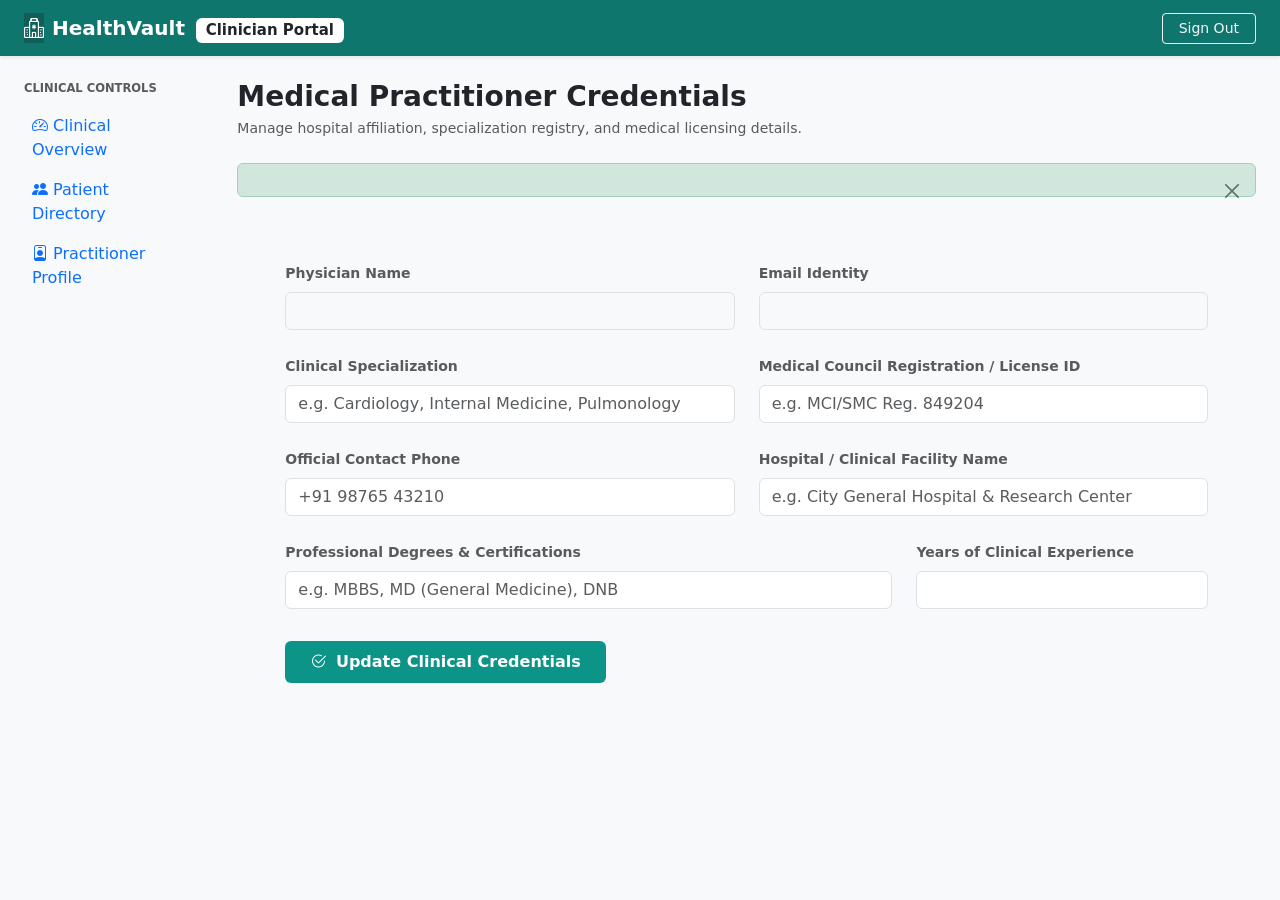
<file: src/main/resources/templates/doctor/profile.html>
<!DOCTYPE html>
<html lang="en" xmlns:th="http://www.thymeleaf.org">
<head>
    <meta charset="UTF-8">
    <meta name="viewport" content="width=device-width, initial-scale=1.0">
    <title>Physician Profile | HealthVault Cloud</title>
    <link href="https://cdn.jsdelivr.net/npm/bootstrap@5.3.0/dist/css/bootstrap.min.css" rel="stylesheet">
    <link href="https://cdn.jsdelivr.net/npm/bootstrap-icons@1.11.3/font/bootstrap-icons.css" rel="stylesheet">
    <link rel="stylesheet" th:href="@{/css/style.css}">
</head>
<body class="bg-light">

<nav class="navbar navbar-expand-lg navbar-dark shadow-sm sticky-top" style="background: #0f766e;">
    <div class="container-fluid px-4">
        <a class="navbar-brand d-flex align-items-center gap-2 fw-bold" href="/doctor/dashboard">
            <span class="navbar-brand-icon" style="background: #115e59;"><i class="bi bi-hospital"></i></span>
            <span>HealthVault <span class="badge bg-white text-dark ms-1 small">Clinician Portal</span></span>
        </a>
        <div class="ms-auto d-flex align-items-center gap-3">
            <span class="text-white small fw-semibold" th:text="${doctor.user.fullName}"></span>
            <a href="/logout" class="btn btn-outline-light btn-sm px-3">Sign Out</a>
        </div>
    </div>
</nav>

<div class="container-fluid">
    <div class="row">
        <nav class="col-md-3 col-lg-2 d-none d-md-block app-sidebar app-sidebar-doctor py-4 px-3">
            <div class="text-uppercase text-muted fw-bold mb-2 ps-2" style="font-size: 0.72rem;">Clinical Controls</div>
            <ul class="nav flex-column">
                <li class="nav-item"><a class="nav-link" href="/doctor/dashboard"><i class="bi bi-speedometer2"></i> Clinical Overview</a></li>
                <li class="nav-item"><a class="nav-link" href="/doctor/patients"><i class="bi bi-people-fill"></i> Patient Directory</a></li>
                <li class="nav-item"><a class="nav-link active" href="/doctor/profile"><i class="bi bi-person-badge"></i> Practitioner Profile</a></li>
            </ul>
        </nav>

        <main class="col-md-9 ms-sm-auto col-lg-10 px-md-4 py-4">
            <div class="mb-4">
                <h3 class="fw-bold mb-1">Medical Practitioner Credentials</h3>
                <p class="text-muted small mb-0">Manage hospital affiliation, specialization registry, and medical licensing details.</p>
            </div>

            <div th:if="${successMsg}" class="alert alert-success alert-dismissible fade show small">
                <span th:text="${successMsg}"></span>
                <button type="button" class="btn-close" data-bs-dismiss="alert"></button>
            </div>

            <div class="surface-card p-4 p-md-5">
                <form th:action="@{/doctor/profile}" method="post">
                    <div class="row g-4">
                        <div class="col-md-6">
                            <label class="form-label small fw-semibold text-muted">Physician Name</label>
                            <input type="text" class="form-control bg-light" th:value="${doctor.user.fullName}" disabled>
                        </div>
                        <div class="col-md-6">
                            <label class="form-label small fw-semibold text-muted">Email Identity</label>
                            <input type="email" class="form-control bg-light" th:value="${doctor.user.email}" disabled>
                        </div>
                        <div class="col-md-6">
                            <label class="form-label small fw-semibold text-muted">Clinical Specialization</label>
                            <input type="text" name="specialization" class="form-control"
                                   th:value="${doctor.specialization}" placeholder="e.g. Cardiology, Internal Medicine, Pulmonology">
                        </div>
                        <div class="col-md-6">
                            <label class="form-label small fw-semibold text-muted">Medical Council Registration / License ID</label>
                            <input type="text" name="licenseNumber" class="form-control"
                                   th:value="${doctor.licenseNumber}" placeholder="e.g. MCI/SMC Reg. 849204">
                        </div>
                        <div class="col-md-6">
                            <label class="form-label small fw-semibold text-muted">Official Contact Phone</label>
                            <input type="tel" name="phone" class="form-control"
                                   th:value="${doctor.phone}" placeholder="+91 98765 43210">
                        </div>
                        <div class="col-md-6">
                            <label class="form-label small fw-semibold text-muted">Hospital / Clinical Facility Name</label>
                            <input type="text" name="hospitalName" class="form-control"
                                   th:value="${doctor.hospitalName}" placeholder="e.g. City General Hospital & Research Center">
                        </div>
                        <div class="col-md-8">
                            <label class="form-label small fw-semibold text-muted">Professional Degrees & Certifications</label>
                            <input type="text" name="qualifications" class="form-control"
                                   th:value="${doctor.qualifications}" placeholder="e.g. MBBS, MD (General Medicine), DNB">
                        </div>
                        <div class="col-md-4">
                            <label class="form-label small fw-semibold text-muted">Years of Clinical Experience</label>
                            <input type="number" name="experienceYears" class="form-control"
                                   th:value="${doctor.experienceYears}" min="0" max="60">
                        </div>
                        <div class="col-12 pt-2">
                            <button type="submit" class="btn btn-teal text-white px-4 py-2 fw-semibold" style="background: #0d9488;">
                                <i class="bi bi-check2-circle me-1"></i> Update Clinical Credentials
                            </button>
                        </div>
                    </div>
                </form>
            </div>
        </main>
    </div>
</div>

<script src="https://cdn.jsdelivr.net/npm/bootstrap@5.3.0/dist/js/bootstrap.bundle.min.js"></script>
</body>
</html>
</file>
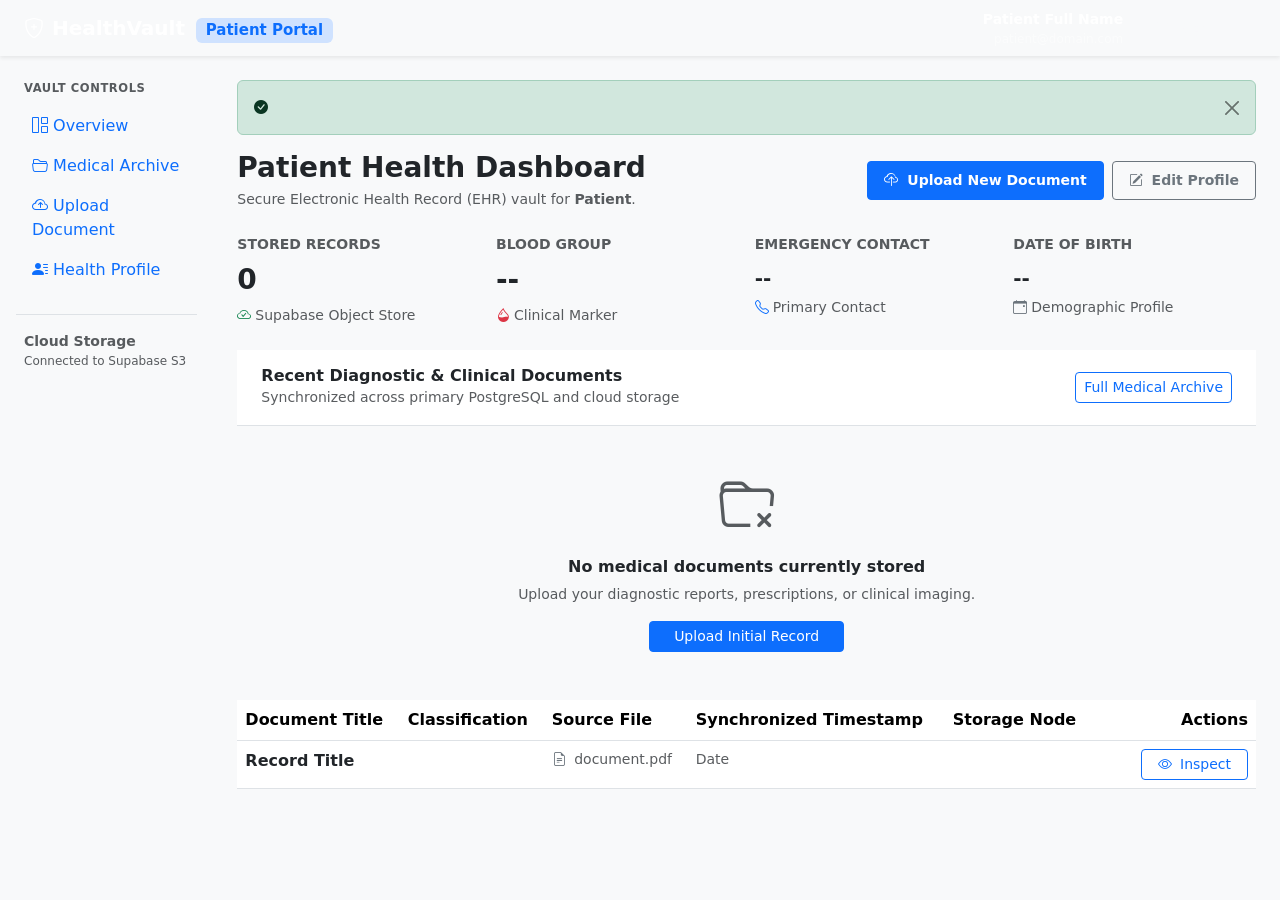
<file: src/main/resources/templates/patient/dashboard.html>
<!DOCTYPE html>
<html lang="en" xmlns:th="http://www.thymeleaf.org">
<head>
    <meta charset="UTF-8">
    <meta name="viewport" content="width=device-width, initial-scale=1.0">
    <title>Patient Vault Dashboard | HealthVault Cloud</title>
    <link href="https://cdn.jsdelivr.net/npm/bootstrap@5.3.0/dist/css/bootstrap.min.css" rel="stylesheet">
    <link href="https://cdn.jsdelivr.net/npm/bootstrap-icons@1.11.3/font/bootstrap-icons.css" rel="stylesheet">
    <link rel="stylesheet" th:href="@{/css/style.css}">
</head>
<body class="bg-light">

<!-- Top Navigation -->
<nav class="navbar navbar-expand-lg navbar-dark navbar-custom shadow-sm sticky-top">
    <div class="container-fluid px-4">
        <a class="navbar-brand d-flex align-items-center gap-2 fw-bold" href="/patient/dashboard">
            <span class="navbar-brand-icon"><i class="bi bi-shield-plus"></i></span>
            <span>HealthVault <span class="badge bg-primary-subtle text-primary ms-1 small">Patient Portal</span></span>
        </a>
        <div class="ms-auto d-flex align-items-center gap-3">
            <div class="d-none d-md-block text-end">
                <div class="fw-semibold text-white small" th:text="${patient.user.fullName}">Patient Full Name</div>
                <div class="text-white-50" style="font-size: 0.75rem;" th:text="${patient.user.email}">patient@domain.com</div>
            </div>
            <a href="/logout" class="btn btn-outline-light btn-sm px-3">
                <i class="bi bi-box-arrow-right me-1"></i> Sign Out
            </a>
        </div>
    </div>
</nav>

<div class="container-fluid">
    <div class="row">

        <!-- Sidebar -->
        <nav class="col-md-3 col-lg-2 d-none d-md-block app-sidebar py-4 px-3">
            <div class="text-uppercase text-muted fw-bold mb-2 ps-2" style="font-size: 0.72rem; letter-spacing: 0.05em;">Vault Controls</div>
            <ul class="nav flex-column">
                <li class="nav-item">
                    <a class="nav-link active" href="/patient/dashboard">
                        <i class="bi bi-grid-1x2"></i> Overview
                    </a>
                </li>
                <li class="nav-item">
                    <a class="nav-link" href="/patient/records">
                        <i class="bi bi-folder2-open"></i> Medical Archive
                    </a>
                </li>
                <li class="nav-item">
                    <a class="nav-link" href="/patient/upload">
                        <i class="bi bi-cloud-arrow-up"></i> Upload Document
                    </a>
                </li>
                <li class="nav-item">
                    <a class="nav-link" href="/patient/profile">
                        <i class="bi bi-person-lines-fill"></i> Health Profile
                    </a>
                </li>
            </ul>

            <div class="border-top pt-3 mt-4 ps-2">
                <div class="small text-muted fw-semibold">Cloud Storage</div>
                <div class="small text-muted" style="font-size: 0.75rem;">Connected to Supabase S3</div>
            </div>
        </nav>

        <!-- Main Workspace -->
        <main class="col-md-9 ms-sm-auto col-lg-10 px-md-4 py-4">

            <!-- Alerts -->
            <div th:if="${successMsg}" class="alert alert-success alert-dismissible fade show small" role="alert">
                <i class="bi bi-check-circle-fill me-2"></i>
                <span th:text="${successMsg}"></span>
                <button type="button" class="btn-close" data-bs-dismiss="alert"></button>
            </div>

            <!-- Header Banner -->
            <div class="d-flex flex-wrap justify-content-between align-items-center mb-4 gap-3">
                <div>
                    <h3 class="fw-bold mb-1">
                        Patient Health Dashboard
                    </h3>
                    <p class="text-muted small mb-0">
                        Secure Electronic Health Record (EHR) vault for <strong th:text="${patient.user.fullName}">Patient</strong>.
                    </p>
                </div>
                <div class="d-flex gap-2">
                    <a href="/patient/upload" class="btn btn-primary btn-sm px-3 py-2 fw-semibold">
                        <i class="bi bi-cloud-upload me-1"></i> Upload New Document
                    </a>
                    <a href="/patient/profile" class="btn btn-outline-secondary btn-sm px-3 py-2 fw-semibold">
                        <i class="bi bi-pencil-square me-1"></i> Edit Profile
                    </a>
                </div>
            </div>

            <!-- Metric Cards -->
            <div class="row g-3 mb-4">
                <div class="col-md-3 col-6">
                    <div class="stat-card-pro">
                        <div class="text-muted small fw-semibold text-uppercase">Stored Records</div>
                        <div class="fs-3 fw-bold text-dark mt-1" th:text="${totalRecords}">0</div>
                        <div class="small text-muted mt-1"><i class="bi bi-cloud-check text-success me-1"></i>Supabase Object Store</div>
                    </div>
                </div>
                <div class="col-md-3 col-6">
                    <div class="stat-card-pro">
                        <div class="text-muted small fw-semibold text-uppercase">Blood Group</div>
                        <div class="fs-3 fw-bold text-dark mt-1" th:text="${patient.bloodGroup != null && !patient.bloodGroup.empty ? patient.bloodGroup : 'Not Specified'}">--</div>
                        <div class="small text-muted mt-1"><i class="bi bi-droplet-half text-danger me-1"></i>Clinical Marker</div>
                    </div>
                </div>
                <div class="col-md-3 col-6">
                    <div class="stat-card-pro">
                        <div class="text-muted small fw-semibold text-uppercase">Emergency Contact</div>
                        <div class="fs-5 fw-bold text-dark mt-2 text-truncate" th:text="${patient.emergencyContact != null && !patient.emergencyContact.empty ? patient.emergencyContact : 'Unassigned'}">--</div>
                        <div class="small text-muted mt-1"><i class="bi bi-telephone text-primary me-1"></i>Primary Contact</div>
                    </div>
                </div>
                <div class="col-md-3 col-6">
                    <div class="stat-card-pro">
                        <div class="text-muted small fw-semibold text-uppercase">Date of Birth</div>
                        <div class="fs-5 fw-bold text-dark mt-2" th:text="${patient.dateOfBirth != null && !patient.dateOfBirth.empty ? patient.dateOfBirth : 'Unset'}">--</div>
                        <div class="small text-muted mt-1"><i class="bi bi-calendar-event text-secondary me-1"></i>Demographic Profile</div>
                    </div>
                </div>
            </div>

            <!-- Recent Records Grid -->
            <div class="surface-card">
                <div class="card-header bg-white border-bottom px-4 py-3 d-flex justify-content-between align-items-center">
                    <div>
                        <h6 class="fw-bold mb-0">Recent Diagnostic & Clinical Documents</h6>
                        <small class="text-muted">Synchronized across primary PostgreSQL and cloud storage</small>
                    </div>
                    <a href="/patient/records" class="btn btn-outline-primary btn-sm">Full Medical Archive</a>
                </div>
                <div class="p-0">
                    <div th:if="${recentRecords.empty}" class="text-center py-5">
                        <i class="bi bi-folder-x text-muted display-4 d-block mb-3"></i>
                        <h6 class="fw-bold text-dark">No medical documents currently stored</h6>
                        <p class="text-muted small mb-3">Upload your diagnostic reports, prescriptions, or clinical imaging.</p>
                        <a href="/patient/upload" class="btn btn-primary btn-sm px-4">Upload Initial Record</a>
                    </div>
                    <div th:if="${!recentRecords.empty}" class="table-responsive">
                        <table class="table custom-table mb-0">
                            <thead>
                                <tr>
                                    <th>Document Title</th>
                                    <th>Classification</th>
                                    <th>Source File</th>
                                    <th>Synchronized Timestamp</th>
                                    <th>Storage Node</th>
                                    <th class="text-end">Actions</th>
                                </tr>
                            </thead>
                            <tbody>
                                <tr th:each="record : ${recentRecords}">
                                    <td class="fw-semibold text-dark" th:text="${record.title}">Record Title</td>
                                    <td>
                                        <span class="badge badge-soft-primary" th:text="${record.recordType.name().replace('_', ' ')}">LAB REPORT</span>
                                    </td>
                                    <td class="text-muted small">
                                        <i class="bi bi-file-earmark-text text-secondary me-1"></i>
                                        <span th:text="${record.fileName}">document.pdf</span>
                                    </td>
                                    <td class="text-muted small" th:text="${#temporals.format(record.uploadedAt, 'dd MMM yyyy, HH:mm')}">Date</td>
                                    <td>
                                        <span class="badge badge-soft-success small">
                                            <i class="bi bi-cloud-check-fill me-1"></i>Supabase Storage
                                        </span>
                                    </td>
                                    <td class="text-end">
                                        <a th:href="${record.fileUrl}" target="_blank" class="btn btn-sm btn-outline-primary px-3">
                                            <i class="bi bi-eye me-1"></i> Inspect
                                        </a>
                                    </td>
                                </tr>
                            </tbody>
                        </table>
                    </div>
                </div>
            </div>

        </main>
    </div>
</div>

<script src="https://cdn.jsdelivr.net/npm/bootstrap@5.3.0/dist/js/bootstrap.bundle.min.js"></script>
</body>
</html>
</file>
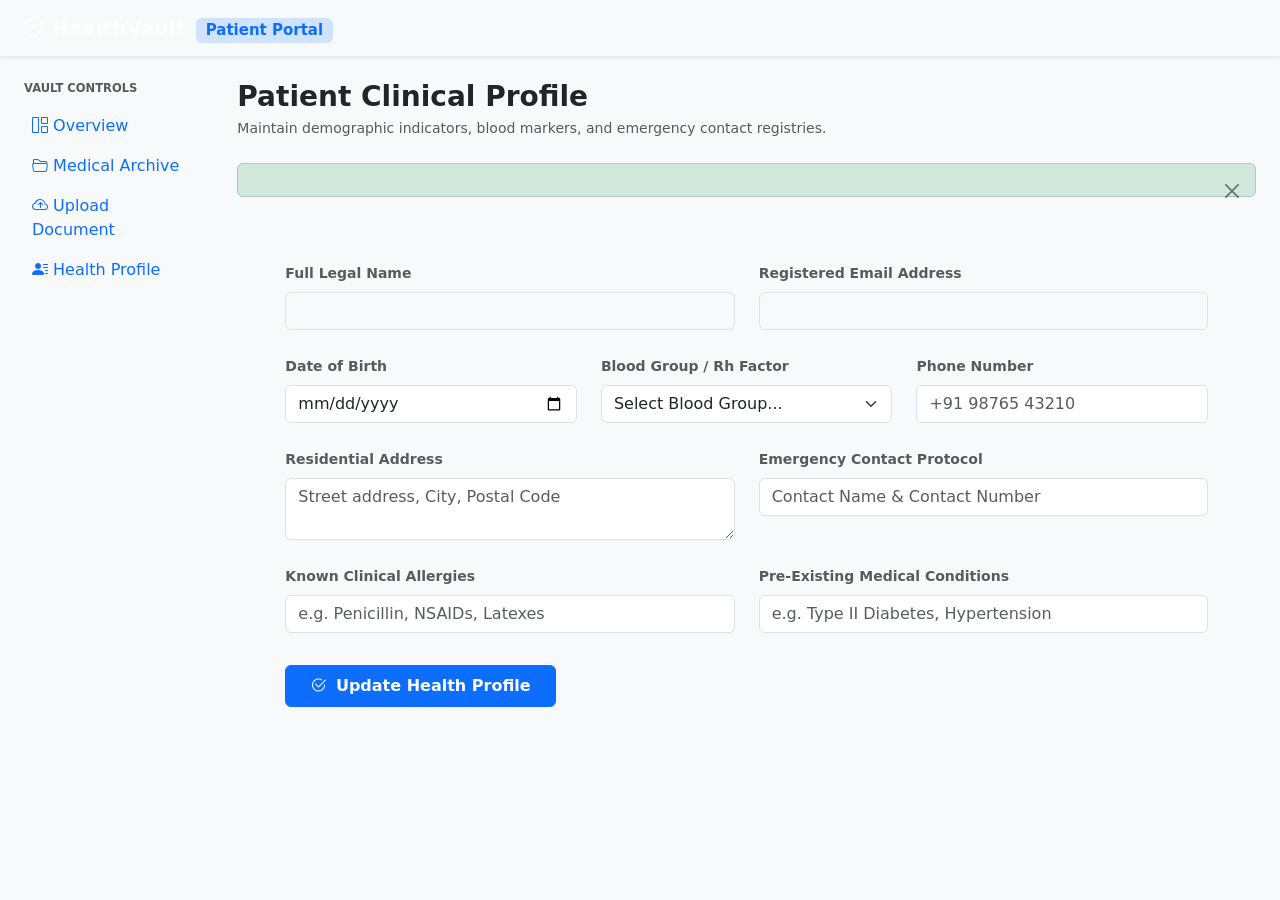
<file: src/main/resources/templates/patient/profile.html>
<!DOCTYPE html>
<html lang="en" xmlns:th="http://www.thymeleaf.org">
<head>
    <meta charset="UTF-8">
    <meta name="viewport" content="width=device-width, initial-scale=1.0">
    <title>Health Profile | HealthVault Cloud</title>
    <link href="https://cdn.jsdelivr.net/npm/bootstrap@5.3.0/dist/css/bootstrap.min.css" rel="stylesheet">
    <link href="https://cdn.jsdelivr.net/npm/bootstrap-icons@1.11.3/font/bootstrap-icons.css" rel="stylesheet">
    <link rel="stylesheet" th:href="@{/css/style.css}">
</head>
<body class="bg-light">

<nav class="navbar navbar-expand-lg navbar-dark navbar-custom shadow-sm sticky-top">
    <div class="container-fluid px-4">
        <a class="navbar-brand d-flex align-items-center gap-2 fw-bold" href="/patient/dashboard">
            <span class="navbar-brand-icon"><i class="bi bi-shield-plus"></i></span>
            <span>HealthVault <span class="badge bg-primary-subtle text-primary ms-1 small">Patient Portal</span></span>
        </a>
        <div class="ms-auto d-flex align-items-center gap-3">
            <span class="text-white small fw-semibold" th:text="${patient.user.fullName}"></span>
            <a href="/logout" class="btn btn-outline-light btn-sm px-3">Sign Out</a>
        </div>
    </div>
</nav>

<div class="container-fluid">
    <div class="row">
        <nav class="col-md-3 col-lg-2 d-none d-md-block app-sidebar py-4 px-3">
            <div class="text-uppercase text-muted fw-bold mb-2 ps-2" style="font-size: 0.72rem;">Vault Controls</div>
            <ul class="nav flex-column">
                <li class="nav-item"><a class="nav-link" href="/patient/dashboard"><i class="bi bi-grid-1x2"></i> Overview</a></li>
                <li class="nav-item"><a class="nav-link" href="/patient/records"><i class="bi bi-folder2-open"></i> Medical Archive</a></li>
                <li class="nav-item"><a class="nav-link" href="/patient/upload"><i class="bi bi-cloud-arrow-up"></i> Upload Document</a></li>
                <li class="nav-item"><a class="nav-link active" href="/patient/profile"><i class="bi bi-person-lines-fill"></i> Health Profile</a></li>
            </ul>
        </nav>

        <main class="col-md-9 ms-sm-auto col-lg-10 px-md-4 py-4">
            <div class="mb-4">
                <h3 class="fw-bold mb-1">Patient Clinical Profile</h3>
                <p class="text-muted small mb-0">Maintain demographic indicators, blood markers, and emergency contact registries.</p>
            </div>

            <div th:if="${successMsg}" class="alert alert-success alert-dismissible fade show small">
                <span th:text="${successMsg}"></span>
                <button type="button" class="btn-close" data-bs-dismiss="alert"></button>
            </div>

            <div class="surface-card p-4 p-md-5">
                <form th:action="@{/patient/profile}" method="post">
                    <div class="row g-4">
                        <div class="col-md-6">
                            <label class="form-label small fw-semibold text-muted">Full Legal Name</label>
                            <input type="text" class="form-control bg-light" th:value="${patient.user.fullName}" disabled>
                        </div>
                        <div class="col-md-6">
                            <label class="form-label small fw-semibold text-muted">Registered Email Address</label>
                            <input type="email" class="form-control bg-light" th:value="${patient.user.email}" disabled>
                        </div>
                        <div class="col-md-4">
                            <label class="form-label small fw-semibold text-muted">Date of Birth</label>
                            <input type="date" name="dateOfBirth" class="form-control" th:value="${patient.dateOfBirth}">
                        </div>
                        <div class="col-md-4">
                            <label class="form-label small fw-semibold text-muted">Blood Group / Rh Factor</label>
                            <select name="bloodGroup" class="form-select">
                                <option value="">Select Blood Group...</option>
                                <option th:each="bg : ${ {'A+','A-','B+','B-','AB+','AB-','O+','O-'} }"
                                        th:value="${bg}" th:text="${bg}"
                                        th:selected="${bg == patient.bloodGroup}"></option>
                            </select>
                        </div>
                        <div class="col-md-4">
                            <label class="form-label small fw-semibold text-muted">Phone Number</label>
                            <input type="tel" name="phone" class="form-control"
                                   th:value="${patient.phone}" placeholder="+91 98765 43210">
                        </div>
                        <div class="col-md-6">
                            <label class="form-label small fw-semibold text-muted">Residential Address</label>
                            <textarea name="address" class="form-control" rows="2"
                                      th:text="${patient.address}" placeholder="Street address, City, Postal Code"></textarea>
                        </div>
                        <div class="col-md-6">
                            <label class="form-label small fw-semibold text-muted">Emergency Contact Protocol</label>
                            <input type="text" name="emergencyContact" class="form-control"
                                   th:value="${patient.emergencyContact}" placeholder="Contact Name & Contact Number">
                        </div>
                        <div class="col-md-6">
                            <label class="form-label small fw-semibold text-muted">Known Clinical Allergies</label>
                            <input type="text" name="allergies" class="form-control"
                                   th:value="${patient.allergies}" placeholder="e.g. Penicillin, NSAIDs, Latexes">
                        </div>
                        <div class="col-md-6">
                            <label class="form-label small fw-semibold text-muted">Pre-Existing Medical Conditions</label>
                            <input type="text" name="existingConditions" class="form-control"
                                   th:value="${patient.existingConditions}" placeholder="e.g. Type II Diabetes, Hypertension">
                        </div>
                        <div class="col-12 pt-2">
                            <button type="submit" class="btn btn-primary px-4 py-2 fw-semibold">
                                <i class="bi bi-check2-circle me-1"></i> Update Health Profile
                            </button>
                        </div>
                    </div>
                </form>
            </div>
        </main>
    </div>
</div>

<script src="https://cdn.jsdelivr.net/npm/bootstrap@5.3.0/dist/js/bootstrap.bundle.min.js"></script>
</body>
</html>
</file>
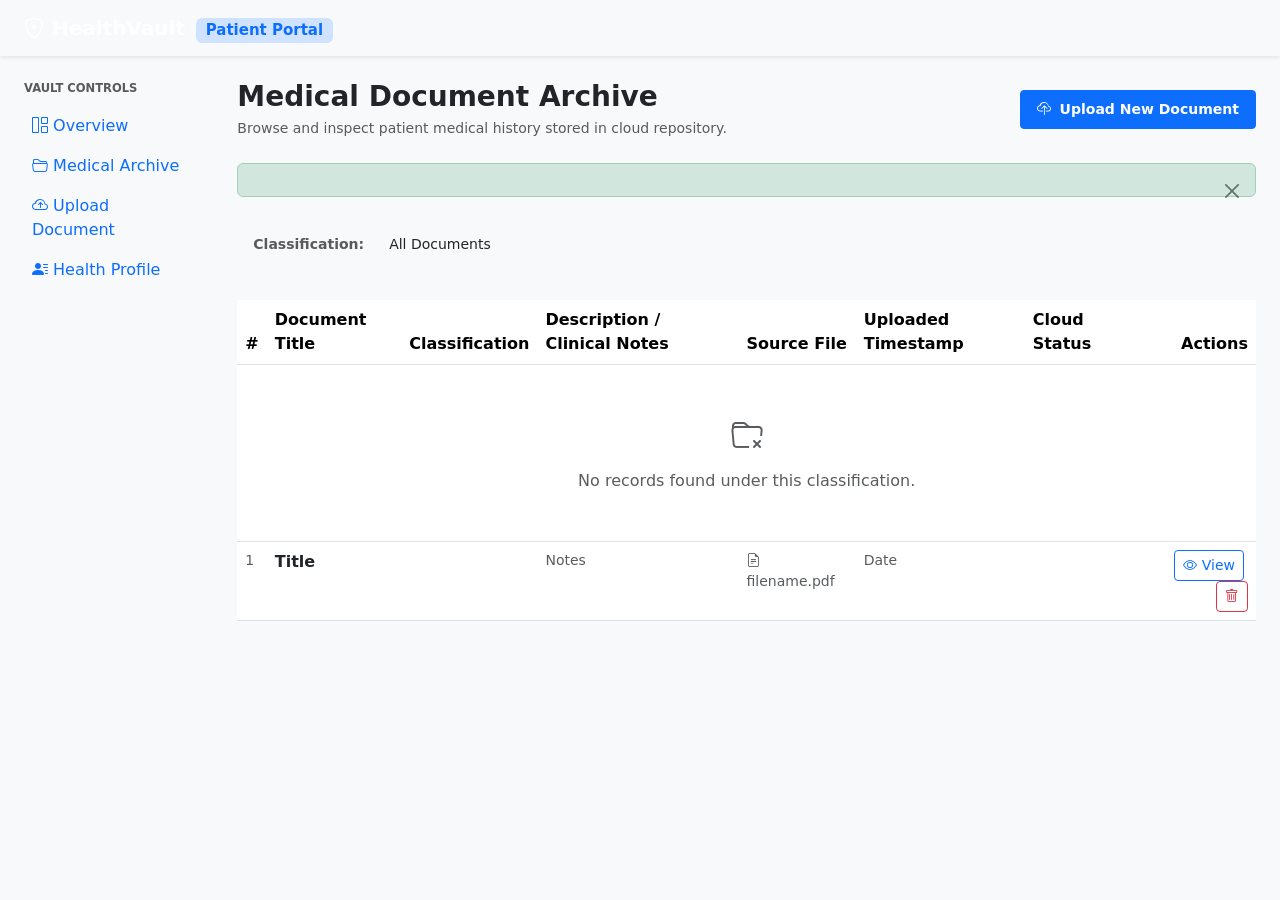
<file: src/main/resources/templates/patient/records.html>
<!DOCTYPE html>
<html lang="en" xmlns:th="http://www.thymeleaf.org">
<head>
    <meta charset="UTF-8">
    <meta name="viewport" content="width=device-width, initial-scale=1.0">
    <title>Medical Archive | HealthVault Cloud</title>
    <link href="https://cdn.jsdelivr.net/npm/bootstrap@5.3.0/dist/css/bootstrap.min.css" rel="stylesheet">
    <link href="https://cdn.jsdelivr.net/npm/bootstrap-icons@1.11.3/font/bootstrap-icons.css" rel="stylesheet">
    <link rel="stylesheet" th:href="@{/css/style.css}">
</head>
<body class="bg-light">

<nav class="navbar navbar-expand-lg navbar-dark navbar-custom shadow-sm sticky-top">
    <div class="container-fluid px-4">
        <a class="navbar-brand d-flex align-items-center gap-2 fw-bold" href="/patient/dashboard">
            <span class="navbar-brand-icon"><i class="bi bi-shield-plus"></i></span>
            <span>HealthVault <span class="badge bg-primary-subtle text-primary ms-1 small">Patient Portal</span></span>
        </a>
        <div class="ms-auto d-flex align-items-center gap-3">
            <span class="text-white small fw-semibold" th:text="${patient.user.fullName}"></span>
            <a href="/logout" class="btn btn-outline-light btn-sm px-3">Sign Out</a>
        </div>
    </div>
</nav>

<div class="container-fluid">
    <div class="row">
        <nav class="col-md-3 col-lg-2 d-none d-md-block app-sidebar py-4 px-3">
            <div class="text-uppercase text-muted fw-bold mb-2 ps-2" style="font-size: 0.72rem;">Vault Controls</div>
            <ul class="nav flex-column">
                <li class="nav-item"><a class="nav-link" href="/patient/dashboard"><i class="bi bi-grid-1x2"></i> Overview</a></li>
                <li class="nav-item"><a class="nav-link active" href="/patient/records"><i class="bi bi-folder2-open"></i> Medical Archive</a></li>
                <li class="nav-item"><a class="nav-link" href="/patient/upload"><i class="bi bi-cloud-arrow-up"></i> Upload Document</a></li>
                <li class="nav-item"><a class="nav-link" href="/patient/profile"><i class="bi bi-person-lines-fill"></i> Health Profile</a></li>
            </ul>
        </nav>

        <main class="col-md-9 ms-sm-auto col-lg-10 px-md-4 py-4">
            <div class="d-flex flex-wrap justify-content-between align-items-center mb-4 gap-3">
                <div>
                    <h3 class="fw-bold mb-1">Medical Document Archive</h3>
                    <p class="text-muted small mb-0">Browse and inspect patient medical history stored in cloud repository.</p>
                </div>
                <a href="/patient/upload" class="btn btn-primary btn-sm px-3 py-2 fw-semibold">
                    <i class="bi bi-cloud-upload me-1"></i> Upload New Document
                </a>
            </div>

            <!-- Alerts -->
            <div th:if="${successMsg}" class="alert alert-success alert-dismissible fade show small">
                <span th:text="${successMsg}"></span>
                <button type="button" class="btn-close" data-bs-dismiss="alert"></button>
            </div>

            <!-- Filter Pills -->
            <div class="surface-card p-3 mb-4">
                <div class="d-flex flex-wrap align-items-center gap-2">
                    <span class="small text-muted fw-semibold me-2">Classification:</span>
                    <a th:href="@{/patient/records}"
                       th:class="${selectedType == null} ? 'btn btn-primary btn-sm' : 'btn btn-light btn-sm border'"
                       class="btn btn-sm">All Documents</a>
                    <a th:each="type : ${recordTypes}"
                       th:href="@{/patient/records(type=${type.name()})}"
                       th:class="${selectedType == type.name()} ? 'btn btn-primary btn-sm' : 'btn btn-light btn-sm border'"
                       th:text="${type.name().replace('_', ' ')}"></a>
                </div>
            </div>

            <!-- Documents Table -->
            <div class="surface-card">
                <div class="table-responsive">
                    <table class="table custom-table mb-0">
                        <thead>
                            <tr>
                                <th>#</th>
                                <th>Document Title</th>
                                <th>Classification</th>
                                <th>Description / Clinical Notes</th>
                                <th>Source File</th>
                                <th>Uploaded Timestamp</th>
                                <th>Cloud Status</th>
                                <th class="text-end">Actions</th>
                            </tr>
                        </thead>
                        <tbody>
                            <tr th:if="${records.empty}">
                                <td colspan="8" class="text-center py-5 text-muted">
                                    <i class="bi bi-folder-x fs-2 d-block mb-2"></i>
                                    No records found under this classification.
                                </td>
                            </tr>
                            <tr th:each="record, stat : ${records}">
                                <td class="text-muted small" th:text="${stat.index + 1}">1</td>
                                <td class="fw-semibold text-dark" th:text="${record.title}">Title</td>
                                <td>
                                    <span class="badge badge-soft-primary" th:text="${record.recordType.name().replace('_', ' ')}">Type</span>
                                </td>
                                <td class="text-muted small" th:text="${record.description != null && !record.description.empty ? record.description : 'No notes provided'}">Notes</td>
                                <td class="text-muted small">
                                    <i class="bi bi-file-earmark-text me-1"></i>
                                    <span th:text="${record.fileName}">filename.pdf</span>
                                </td>
                                <td class="text-muted small" th:text="${#temporals.format(record.uploadedAt, 'dd MMM yyyy, HH:mm')}">Date</td>
                                <td>
                                    <span class="badge badge-soft-success">
                                        <i class="bi bi-cloud-check-fill me-1"></i>Persisted
                                    </span>
                                </td>
                                <td class="text-end">
                                    <a th:href="${record.fileUrl}" target="_blank" class="btn btn-sm btn-outline-primary me-1" title="Inspect Cloud File">
                                        <i class="bi bi-eye"></i> View
                                    </a>
                                    <form th:action="@{'/patient/records/' + ${record.id} + '/delete'}" method="post" class="d-inline" onsubmit="return confirm('Permanently remove this medical record from database?')">
                                        <button type="submit" class="btn btn-sm btn-outline-danger" title="Remove Record">
                                            <i class="bi bi-trash"></i>
                                        </button>
                                    </form>
                                </td>
                            </tr>
                        </tbody>
                    </table>
                </div>
            </div>
        </main>
    </div>
</div>

<script src="https://cdn.jsdelivr.net/npm/bootstrap@5.3.0/dist/js/bootstrap.bundle.min.js"></script>
</body>
</html>
</file>
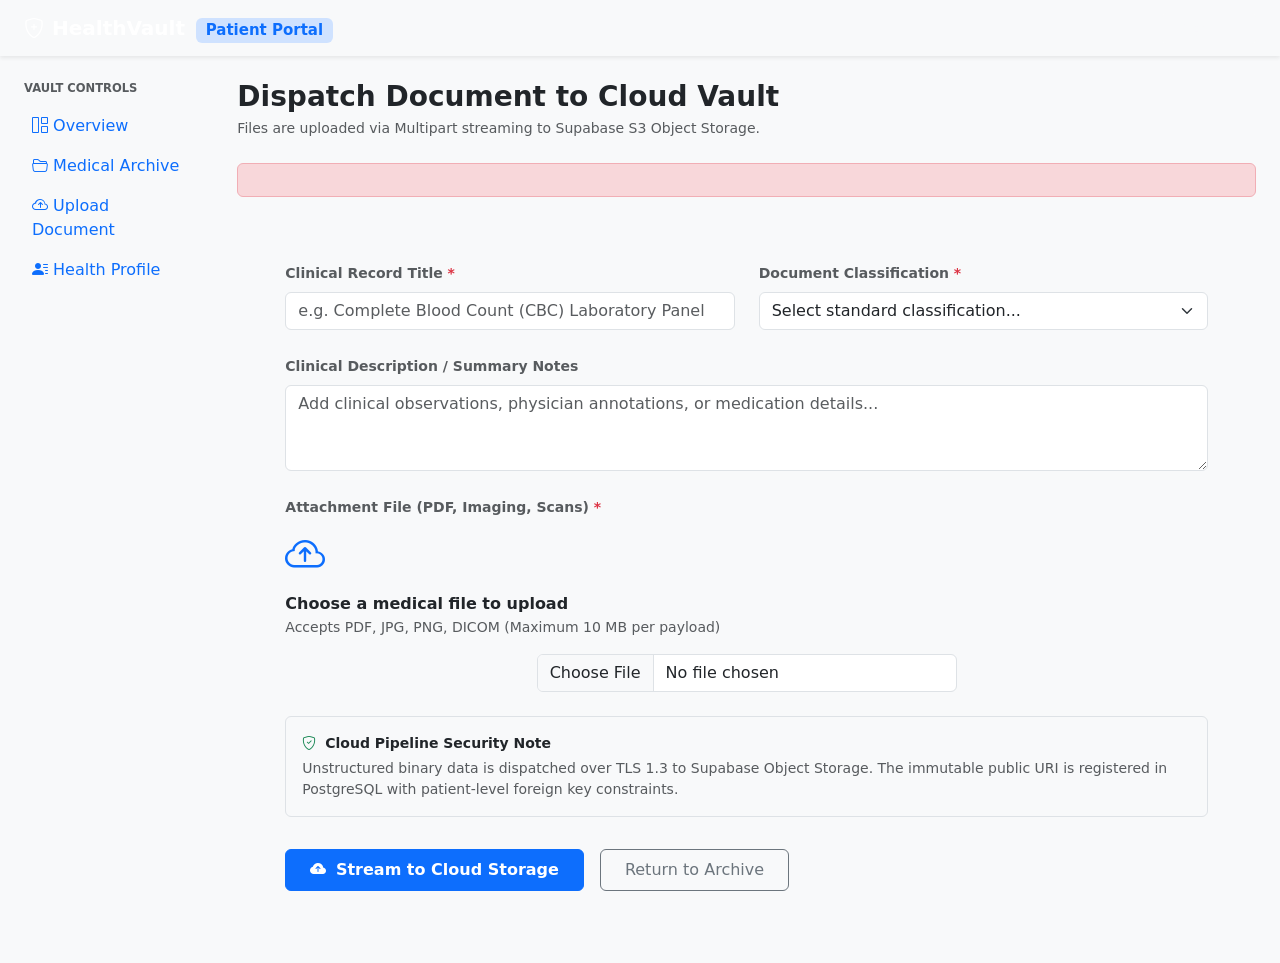
<file: src/main/resources/templates/patient/upload.html>
<!DOCTYPE html>
<html lang="en" xmlns:th="http://www.thymeleaf.org">
<head>
    <meta charset="UTF-8">
    <meta name="viewport" content="width=device-width, initial-scale=1.0">
    <title>Upload Medical Record | HealthVault Cloud</title>
    <link href="https://cdn.jsdelivr.net/npm/bootstrap@5.3.0/dist/css/bootstrap.min.css" rel="stylesheet">
    <link href="https://cdn.jsdelivr.net/npm/bootstrap-icons@1.11.3/font/bootstrap-icons.css" rel="stylesheet">
    <link rel="stylesheet" th:href="@{/css/style.css}">
</head>
<body class="bg-light">

<nav class="navbar navbar-expand-lg navbar-dark navbar-custom shadow-sm sticky-top">
    <div class="container-fluid px-4">
        <a class="navbar-brand d-flex align-items-center gap-2 fw-bold" href="/patient/dashboard">
            <span class="navbar-brand-icon"><i class="bi bi-shield-plus"></i></span>
            <span>HealthVault <span class="badge bg-primary-subtle text-primary ms-1 small">Patient Portal</span></span>
        </a>
        <div class="ms-auto d-flex align-items-center gap-3">
            <span class="text-white small fw-semibold" th:text="${patient.user.fullName}"></span>
            <a href="/logout" class="btn btn-outline-light btn-sm px-3">Sign Out</a>
        </div>
    </div>
</nav>

<div class="container-fluid">
    <div class="row">
        <nav class="col-md-3 col-lg-2 d-none d-md-block app-sidebar py-4 px-3">
            <div class="text-uppercase text-muted fw-bold mb-2 ps-2" style="font-size: 0.72rem;">Vault Controls</div>
            <ul class="nav flex-column">
                <li class="nav-item"><a class="nav-link" href="/patient/dashboard"><i class="bi bi-grid-1x2"></i> Overview</a></li>
                <li class="nav-item"><a class="nav-link" href="/patient/records"><i class="bi bi-folder2-open"></i> Medical Archive</a></li>
                <li class="nav-item"><a class="nav-link active" href="/patient/upload"><i class="bi bi-cloud-arrow-up"></i> Upload Document</a></li>
                <li class="nav-item"><a class="nav-link" href="/patient/profile"><i class="bi bi-person-lines-fill"></i> Health Profile</a></li>
            </ul>
        </nav>

        <main class="col-md-9 ms-sm-auto col-lg-10 px-md-4 py-4">
            <div class="mb-4">
                <h3 class="fw-bold mb-1">Dispatch Document to Cloud Vault</h3>
                <p class="text-muted small mb-0">Files are uploaded via Multipart streaming to Supabase S3 Object Storage.</p>
            </div>

            <!-- Alerts -->
            <div th:if="${errorMsg}" class="alert alert-danger small" th:text="${errorMsg}"></div>

            <div class="surface-card p-4 p-md-5">
                <form th:action="@{/patient/upload}" method="post" enctype="multipart/form-data">
                    <div class="row g-4">
                        <div class="col-md-6">
                            <label class="form-label small fw-semibold text-muted">Clinical Record Title <span class="text-danger">*</span></label>
                            <input type="text" name="title" class="form-control"
                                   placeholder="e.g. Complete Blood Count (CBC) Laboratory Panel" required>
                        </div>

                        <div class="col-md-6">
                            <label class="form-label small fw-semibold text-muted">Document Classification <span class="text-danger">*</span></label>
                            <select name="recordType" class="form-select" required>
                                <option value="">Select standard classification...</option>
                                <option th:each="type : ${recordTypes}"
                                        th:value="${type.name()}"
                                        th:text="${type.name().replace('_', ' ')}"></option>
                            </select>
                        </div>

                        <div class="col-12">
                            <label class="form-label small fw-semibold text-muted">Clinical Description / Summary Notes</label>
                            <textarea name="description" class="form-control" rows="3"
                                      placeholder="Add clinical observations, physician annotations, or medication details..."></textarea>
                        </div>

                        <div class="col-12">
                            <label class="form-label small fw-semibold text-muted">Attachment File (PDF, Imaging, Scans) <span class="text-danger">*</span></label>
                            <div class="upload-dropzone">
                                <i class="bi bi-cloud-arrow-up text-primary fs-1 d-block mb-2"></i>
                                <h6 class="fw-bold text-dark mb-1">Choose a medical file to upload</h6>
                                <p class="text-muted small mb-3">Accepts PDF, JPG, PNG, DICOM (Maximum 10 MB per payload)</p>
                                <input type="file" name="file" class="form-control mx-auto" id="fileInput"
                                       style="max-width: 420px;"
                                       accept=".pdf,.jpg,.jpeg,.png,.dcm,.doc,.docx" required>
                            </div>
                            <div id="filePreview" class="mt-2 d-none">
                                <div class="alert alert-info py-2 px-3 small d-flex align-items-center mb-0">
                                    <i class="bi bi-file-earmark-check text-primary fs-5 me-2"></i>
                                    <span id="fileName"></span>
                                </div>
                            </div>
                        </div>

                        <div class="col-12">
                            <div class="p-3 bg-light rounded border small text-muted">
                                <div class="fw-semibold text-dark mb-1"><i class="bi bi-shield-check text-success me-1"></i> Cloud Pipeline Security Note</div>
                                Unstructured binary data is dispatched over TLS 1.3 to Supabase Object Storage. The immutable public URI is registered in PostgreSQL with patient-level foreign key constraints.
                            </div>
                        </div>

                        <div class="col-12 d-flex gap-3 pt-2">
                            <button type="submit" class="btn btn-primary px-4 py-2 fw-semibold">
                                <i class="bi bi-cloud-arrow-up-fill me-1"></i> Stream to Cloud Storage
                            </button>
                            <a href="/patient/records" class="btn btn-outline-secondary px-4 py-2">Return to Archive</a>
                        </div>
                    </div>
                </form>
            </div>
        </main>
    </div>
</div>

<script src="https://cdn.jsdelivr.net/npm/bootstrap@5.3.0/dist/js/bootstrap.bundle.min.js"></script>
<script th:src="@{/js/app.js}"></script>
</body>
</html>
</file>
